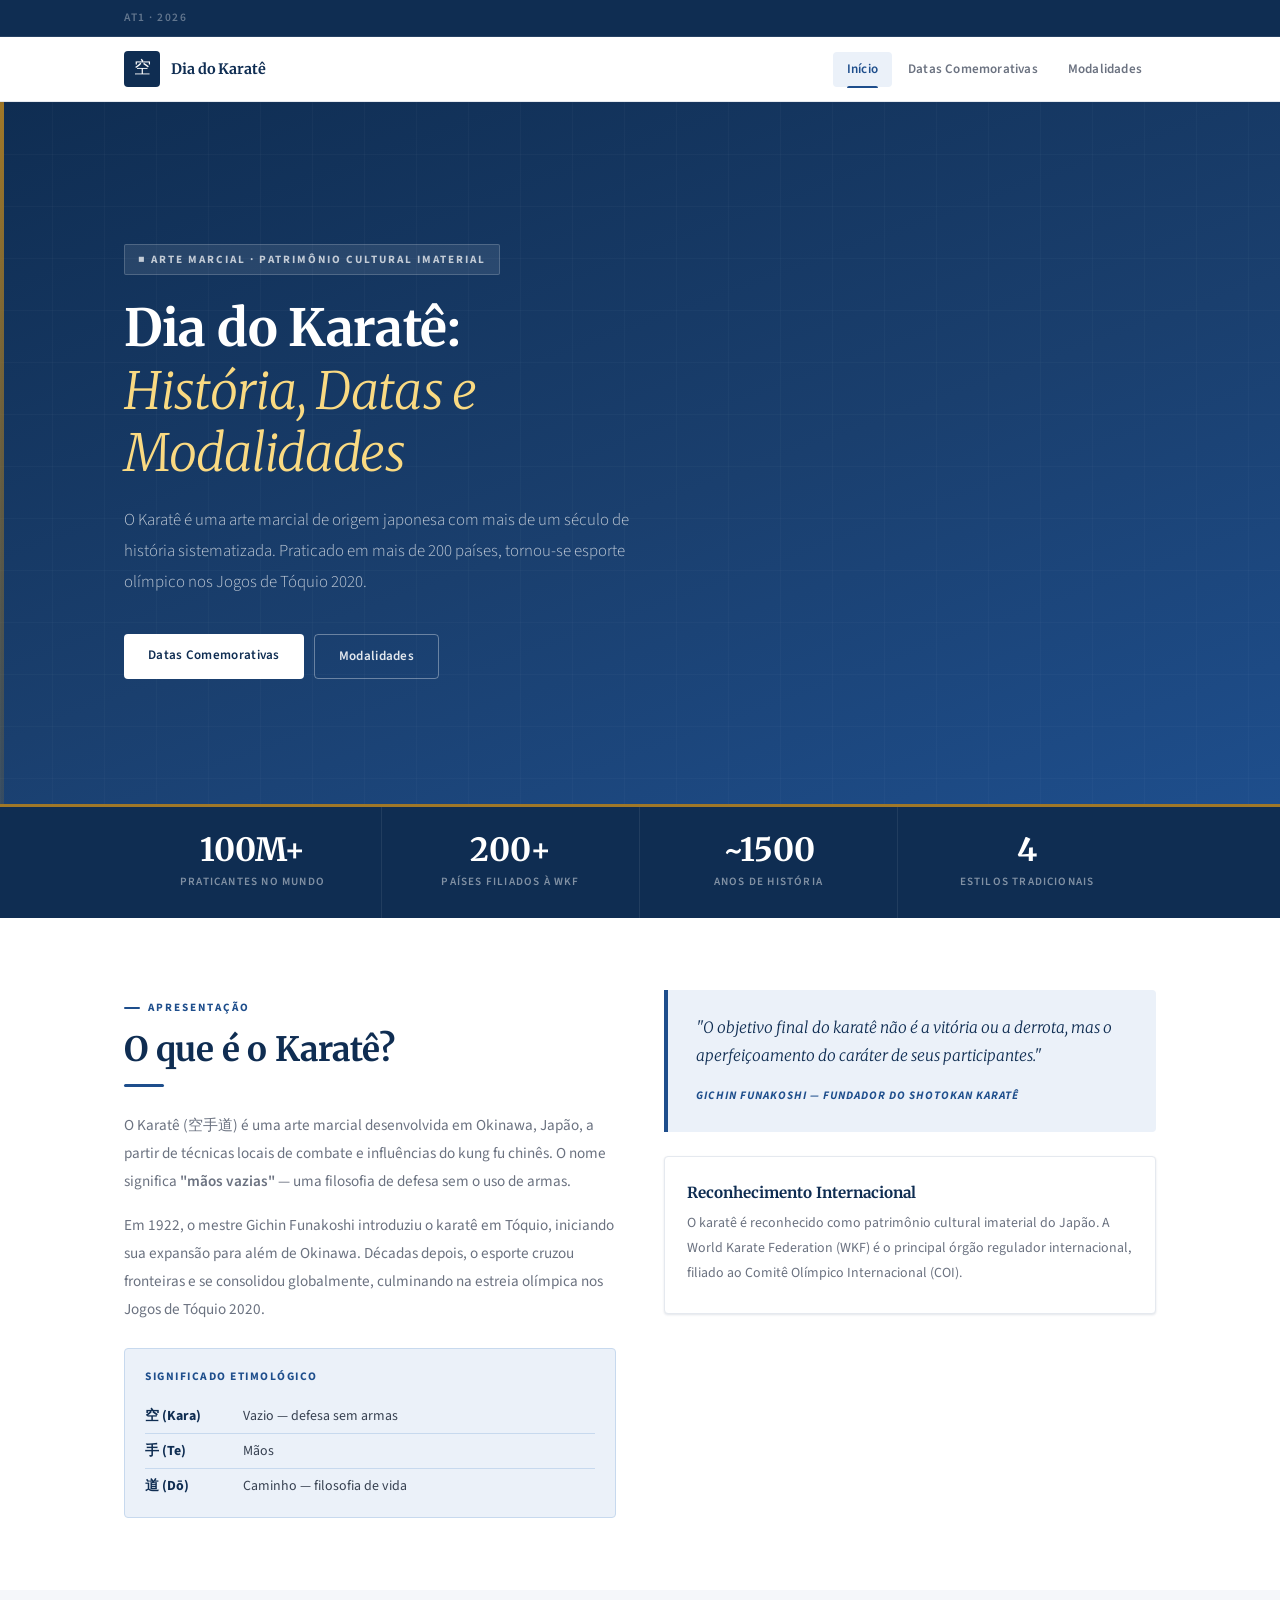
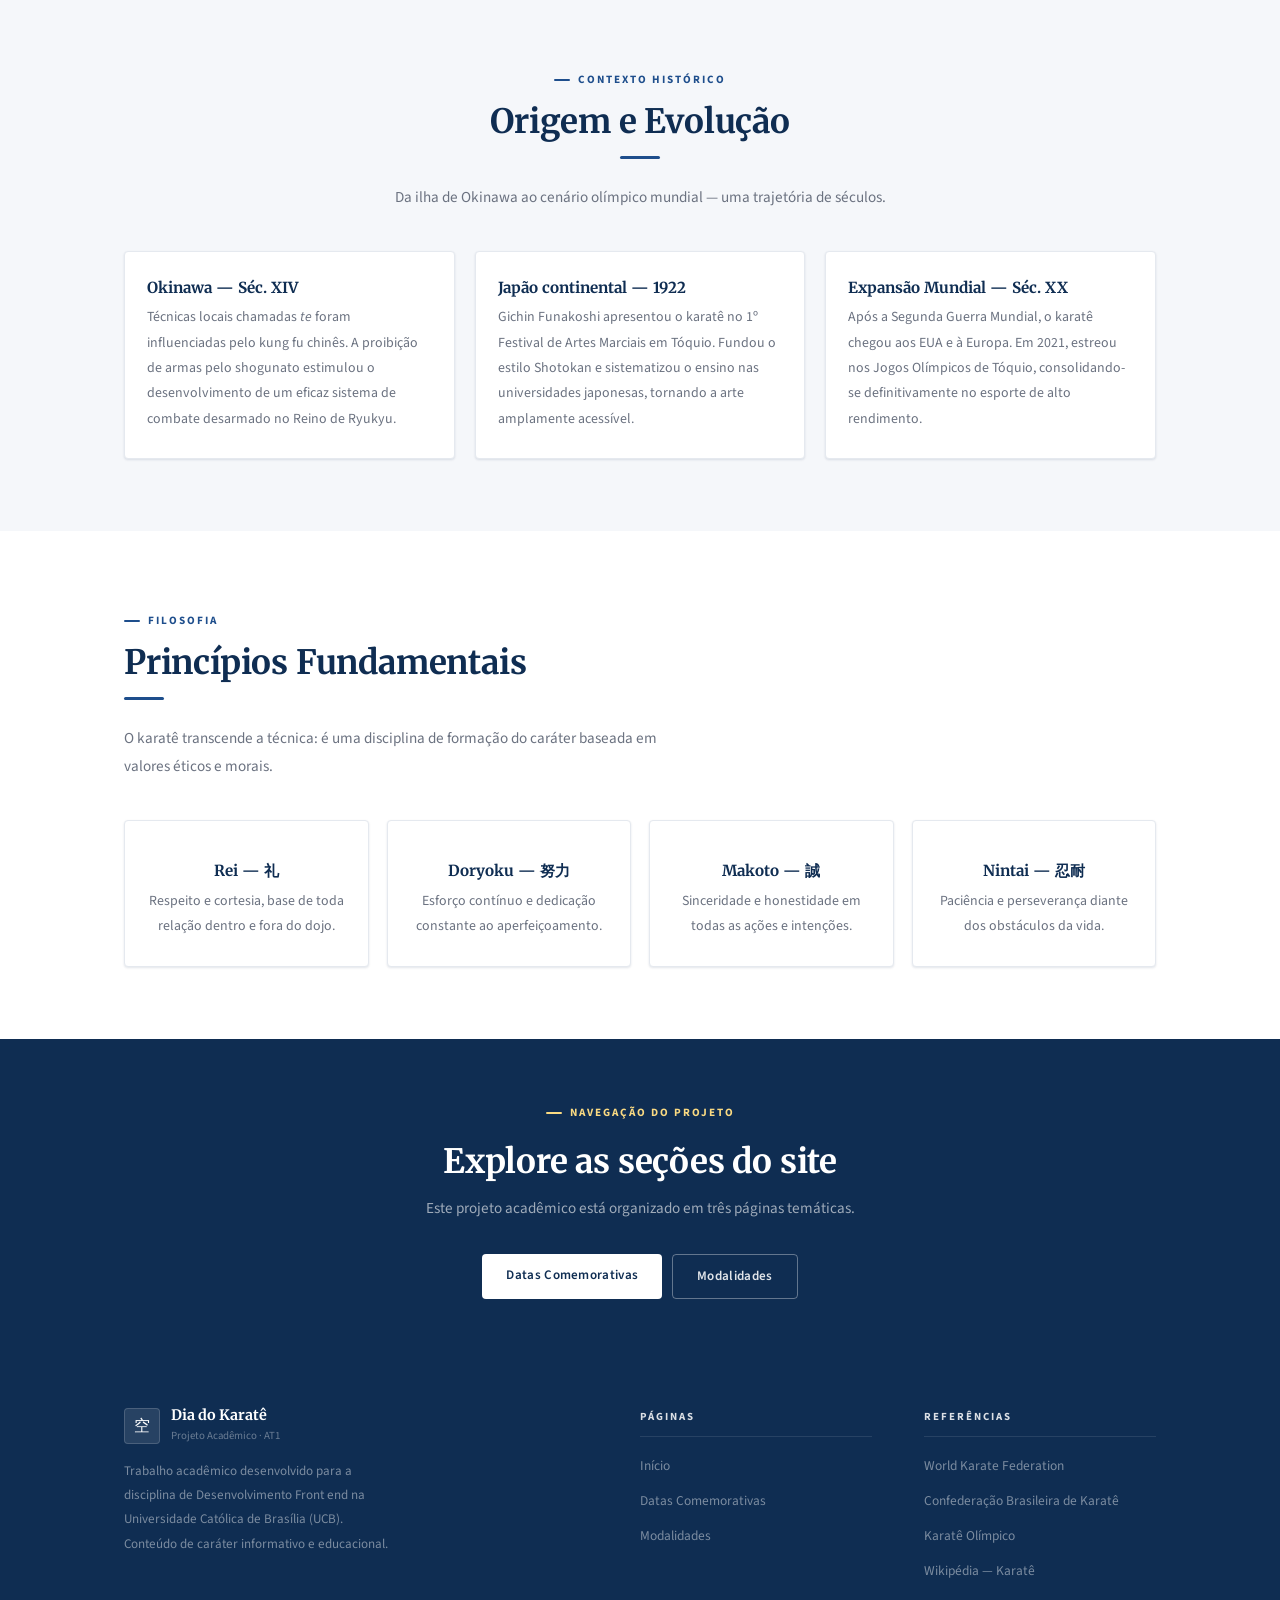
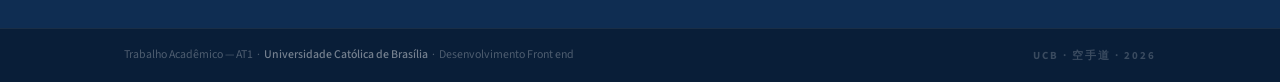
<file: Index.html>
<!DOCTYPE html>
<html lang="pt-BR">
<head>
  <meta charset="UTF-8"/>
  <meta name="viewport" content="width=device-width, initial-scale=1.0"/>
  <title>Dia do Karatê</title>
  <link rel="stylesheet" href="style.css"/>
</head>
<body>

<!-- BARRA INSTITUCIONAL -->
<div class="barra-top">
  <div class="barra-top-inner">
    <span class="barra-top-at">AT1 · 2026</span>
  </div>
</div>

<!-- CABEÇALHO / MENU -->
<header class="cabecalho">
  <div class="cabecalho-inner">
    <div class="logo">
      <a href="index.html" style="display:flex;align-items:center;gap:11px;">
        <div class="logo-simbolo">空</div>
        <div class="logo-info">
          <span class="logo-nome">Dia do Karatê</span>
        </div>
      </a>
    </div>
    <nav>
      <ul class="nav-lista">
        <li><a href="index.html" class="ativo">Início</a></li>
        <li><a href="datas.html">Datas Comemorativas</a></li>
        <li><a href="modalidades.html">Modalidades</a></li>
      </ul>
    </nav>
  </div>
</header>

<!-- BANNER -->
<section class="banner">
  <div class="banner-conteudo">
    <div class="banner-etiqueta">&#9632; Arte Marcial · Patrimônio Cultural Imaterial</div>
    <h1 class="banner-h1">
      Dia do Karatê:<br>
      <em>História, Datas e Modalidades</em>
    </h1>
    <p class="banner-descricao">
      O Karatê é uma arte marcial de origem japonesa com mais de um século de história
      sistematizada. Praticado em mais de 200 países, tornou-se esporte olímpico nos
      Jogos de Tóquio 2020.
    </p>
    <div class="banner-acoes">
      <a href="datas.html" class="btn btn-primario">Datas Comemorativas</a>
      <a href="modalidades.html" class="btn btn-fantasma">Modalidades</a>
    </div>
  </div>
</section>

<!-- ESTATÍSTICAS -->
<div class="faixa-dados">
  <div class="faixa-dados-grade">
    <div class="dado"><div class="dado-numero">100M+</div><div class="dado-rotulo">Praticantes no mundo</div></div>
    <div class="dado"><div class="dado-numero">200+</div><div class="dado-rotulo">Países filiados à WKF</div></div>
    <div class="dado"><div class="dado-numero">~1500</div><div class="dado-rotulo">Anos de história</div></div>
    <div class="dado"><div class="dado-numero">4</div><div class="dado-rotulo">Estilos tradicionais</div></div>
  </div>
</div>

<!-- O QUE É O KARATÊ -->
<section class="secao secao-branca">
  <div class="container">
    <div class="grade-2">

      <div>
        <div class="rotulo">Apresentação</div>
        <h2 class="sec-titulo">O que é o Karatê?</h2>
        <div class="divisor"></div>
        <p class="sec-desc">
          O Karatê (空手道) é uma arte marcial desenvolvida em Okinawa, Japão, a partir de
          técnicas locais de combate e influências do kung fu chinês. O nome significa
          <strong>"mãos vazias"</strong> — uma filosofia de defesa sem o uso de armas.
        </p>
        <p class="sec-desc mt-16">
          Em 1922, o mestre Gichin Funakoshi introduziu o karatê em Tóquio, iniciando sua
          expansão para além de Okinawa. Décadas depois, o esporte cruzou fronteiras e se
          consolidou globalmente, culminando na estreia olímpica nos Jogos de Tóquio 2020.
        </p>

        <div class="etim mt-24">
          <div class="etim-titulo">Significado Etimológico</div>
          <div class="etim-linha"><span class="etim-kanji">空 (Kara)</span><span>Vazio — defesa sem armas</span></div>
          <div class="etim-linha"><span class="etim-kanji">手 (Te)</span><span>Mãos</span></div>
          <div class="etim-linha"><span class="etim-kanji">道 (Dō)</span><span>Caminho — filosofia de vida</span></div>
        </div>
      </div>

      <div>
        <div class="citacao">
          <blockquote>"O objetivo final do karatê não é a vitória ou a derrota, mas o aperfeiçoamento do caráter de seus participantes."</blockquote>
          <cite>Gichin Funakoshi — Fundador do Shotokan Karatê</cite>
        </div>

        <div class="card mt-24">
          <div class="card-icone"></div>
          <div class="card-titulo">Reconhecimento Internacional</div>
          <p class="card-texto">
            O karatê é reconhecido como patrimônio cultural imaterial do Japão. A
            World Karate Federation (WKF) é o principal órgão regulador internacional,
            filiado ao Comitê Olímpico Internacional (COI).
          </p>
        </div>
      </div>

    </div>
  </div>
</section>

<!-- ORIGEM E EVOLUÇÃO -->
<section class="secao secao-cinza">
  <div class="container">
    <div class="tc mb-40">
      <div class="rotulo">Contexto Histórico</div>
      <h2 class="sec-titulo">Origem e Evolução</h2>
      <div class="divisor divisor-centro"></div>
      <p class="sec-desc">Da ilha de Okinawa ao cenário olímpico mundial — uma trajetória de séculos.</p>
    </div>
    <div class="grade-3">
      <div class="card">
        <div class="card-icone"></div>
        <div class="card-titulo">Okinawa — Séc. XIV</div>
        <p class="card-texto">Técnicas locais chamadas <em>te</em> foram influenciadas pelo kung fu chinês. A proibição de armas pelo shogunato estimulou o desenvolvimento de um eficaz sistema de combate desarmado no Reino de Ryukyu.</p>
      </div>
      <div class="card">
        <div class="card-icone"></div>
        <div class="card-titulo">Japão continental — 1922</div>
        <p class="card-texto">Gichin Funakoshi apresentou o karatê no 1º Festival de Artes Marciais em Tóquio. Fundou o estilo Shotokan e sistematizou o ensino nas universidades japonesas, tornando a arte amplamente acessível.</p>
      </div>
      <div class="card">
        <div class="card-icone"></div>
        <div class="card-titulo">Expansão Mundial — Séc. XX</div>
        <p class="card-texto">Após a Segunda Guerra Mundial, o karatê chegou aos EUA e à Europa. Em 2021, estreou nos Jogos Olímpicos de Tóquio, consolidando-se definitivamente no esporte de alto rendimento.</p>
      </div>
    </div>
  </div>
</section>

<!-- PRINCÍPIOS -->
<section class="secao secao-branca">
  <div class="container">
    <div class="rotulo">Filosofia</div>
    <h2 class="sec-titulo">Princípios Fundamentais</h2>
    <div class="divisor"></div>
    <p class="sec-desc mb-40">O karatê transcende a técnica: é uma disciplina de formação do caráter baseada em valores éticos e morais.</p>
    <div class="grade-4">
      <div class="card tc">
        <div class="card-icone" style="margin:0 auto 14px;"></div>
        <div class="card-titulo">Rei — 礼</div>
        <p class="card-texto" style="text-align:center">Respeito e cortesia, base de toda relação dentro e fora do dojo.</p>
      </div>
      <div class="card tc">
        <div class="card-icone" style="margin:0 auto 14px;"></div>
        <div class="card-titulo">Doryoku — 努力</div>
        <p class="card-texto" style="text-align:center">Esforço contínuo e dedicação constante ao aperfeiçoamento.</p>
      </div>
      <div class="card tc">
        <div class="card-icone" style="margin:0 auto 14px;"></div>
        <div class="card-titulo">Makoto — 誠</div>
        <p class="card-texto" style="text-align:center">Sinceridade e honestidade em todas as ações e intenções.</p>
      </div>
      <div class="card tc">
        <div class="card-icone" style="margin:0 auto 14px;"></div>
        <div class="card-titulo">Nintai — 忍耐</div>
        <p class="card-texto" style="text-align:center">Paciência e perseverança diante dos obstáculos da vida.</p>
      </div>
    </div>
  </div>
</section>

<!-- CTA -->
<section class="secao-cta">
  <div class="container tc">
    <div class="rotulo rotulo-claro">Navegação do Projeto</div>
    <h2 class="sec-titulo sec-titulo-claro mt-8" style="margin-bottom:12px">Explore as seções do site</h2>
    <p class="sec-desc sec-desc-claro" style="margin:0 auto 32px">Este projeto acadêmico está organizado em três páginas temáticas.</p>
    <div style="display:flex;gap:10px;justify-content:center;flex-wrap:wrap;">
      <a href="datas.html" class="btn btn-primario">Datas Comemorativas</a>
      <a href="modalidades.html" class="btn btn-fantasma">Modalidades</a>
    </div>
  </div>
</section>

<!-- RODAPÉ -->
<footer class="rodape">
  <div class="rodape-principal">
    <div>
      <div class="rodape-logo">
        <div class="rodape-logo-box">空</div>
        <div>
          <div class="rodape-logo-nome">Dia do Karatê</div>
          <div class="rodape-logo-sub">Projeto Acadêmico · AT1</div>
        </div>
      </div>
      <p class="rodape-sobre">Trabalho acadêmico desenvolvido para a disciplina de Desenvolvimento Front end na Universidade Católica de Brasília (UCB). Conteúdo de caráter informativo e educacional.</p>
    </div>
    <div>
      <div class="rodape-col-titulo">Páginas</div>
      <ul class="rodape-links">
        <li><a href="index.html">Início</a></li>
        <li><a href="datas.html">Datas Comemorativas</a></li>
        <li><a href="modalidades.html">Modalidades</a></li>
      </ul>
    </div>
    <div>
      <div class="rodape-col-titulo">Referências</div>
      <ul class="rodape-links">
        <li><a href="https://www.worldkarate.net" target="_blank" rel="noopener">World Karate Federation</a></li>
        <li><a href="https://www.cbk.org.br" target="_blank" rel="noopener">Confederação Brasileira de Karatê</a></li>
        <li><a href="https://olympics.com/pt/sports/karate/" target="_blank" rel="noopener">Karatê Olímpico</a></li>
        <li><a href="https://pt.wikipedia.org/wiki/Karate" target="_blank" rel="noopener">Wikipédia — Karatê</a></li>
      </ul>
    </div>
  </div>
  <div class="rodape-base">
    <div class="rodape-base-inner">
      <span class="rodape-cr">Trabalho Acadêmico — AT1 &nbsp;·&nbsp; <strong>Universidade Católica de Brasília</strong> &nbsp;·&nbsp; Desenvolvimento Front end</span>
      <span class="rodape-sigla">UCB · 空手道 · 2026</span>
    </div>
  </div>
</footer>

</body>
</html>
</file>
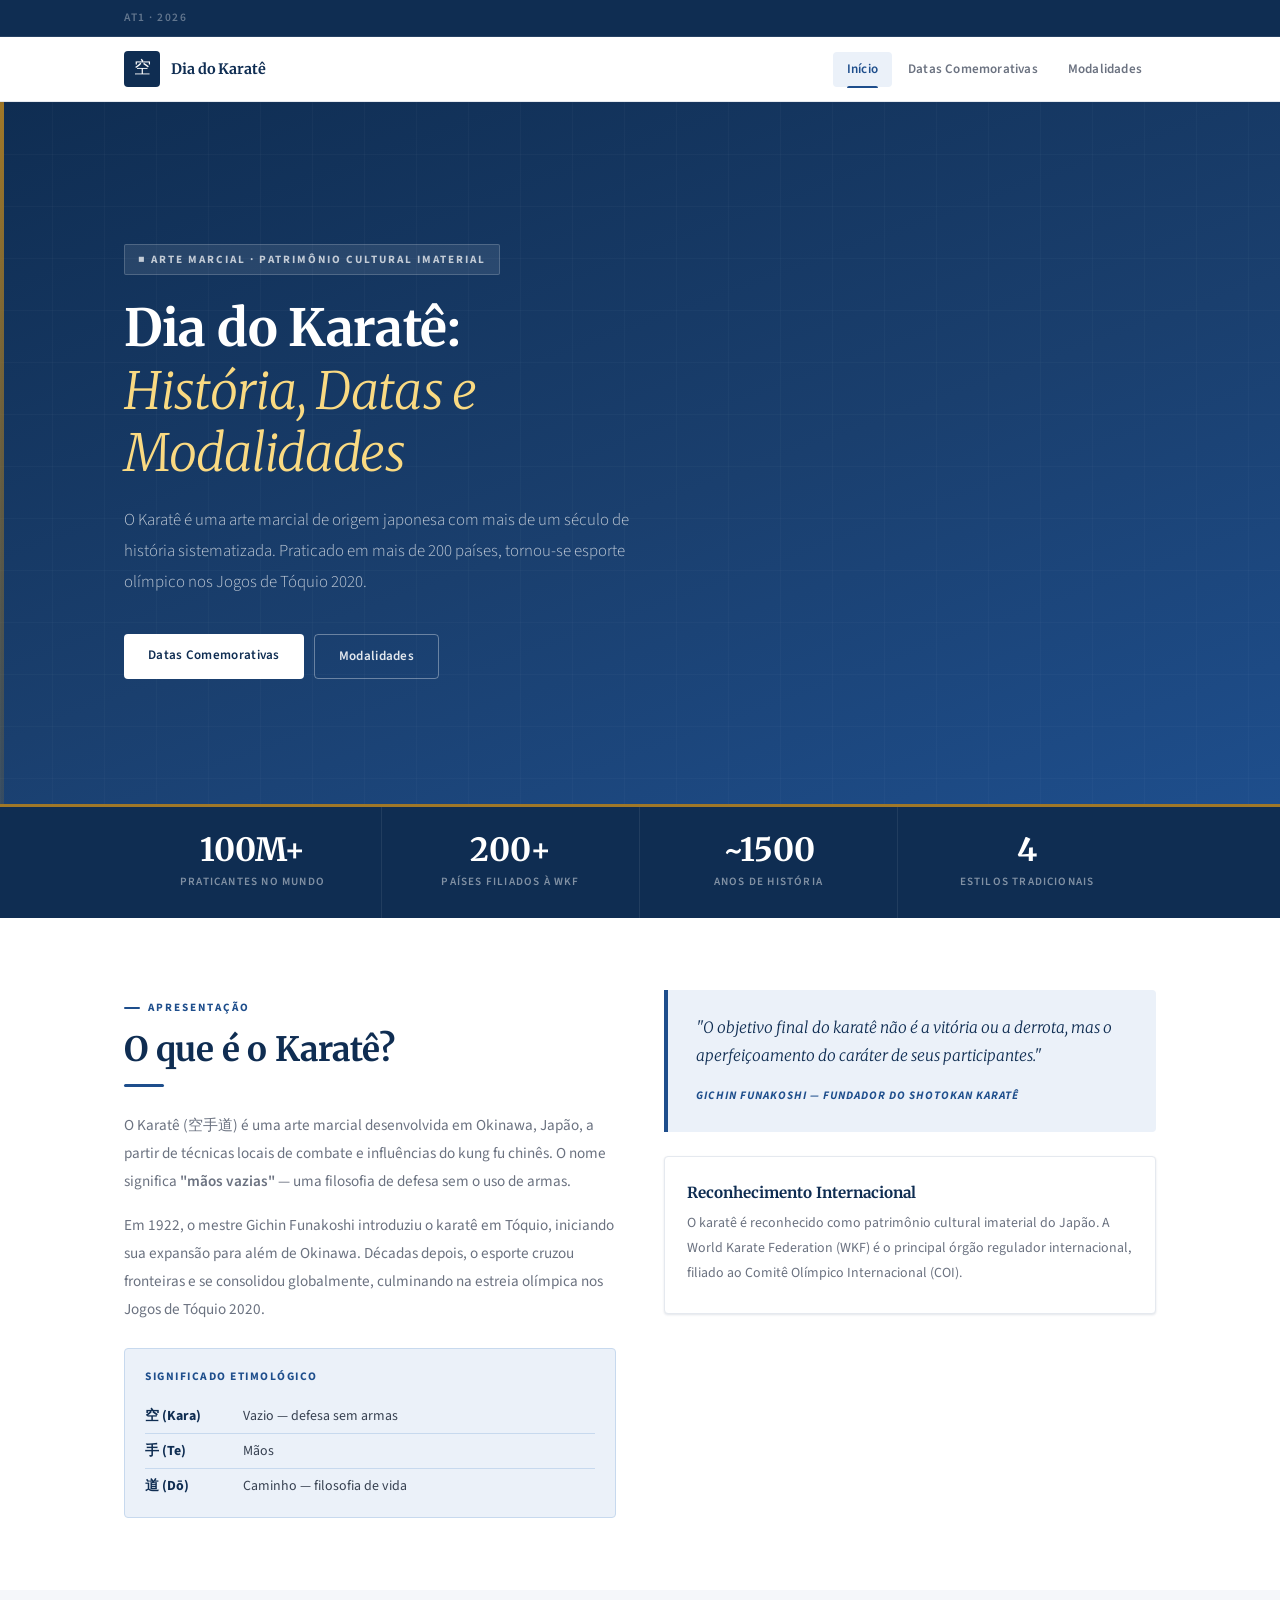
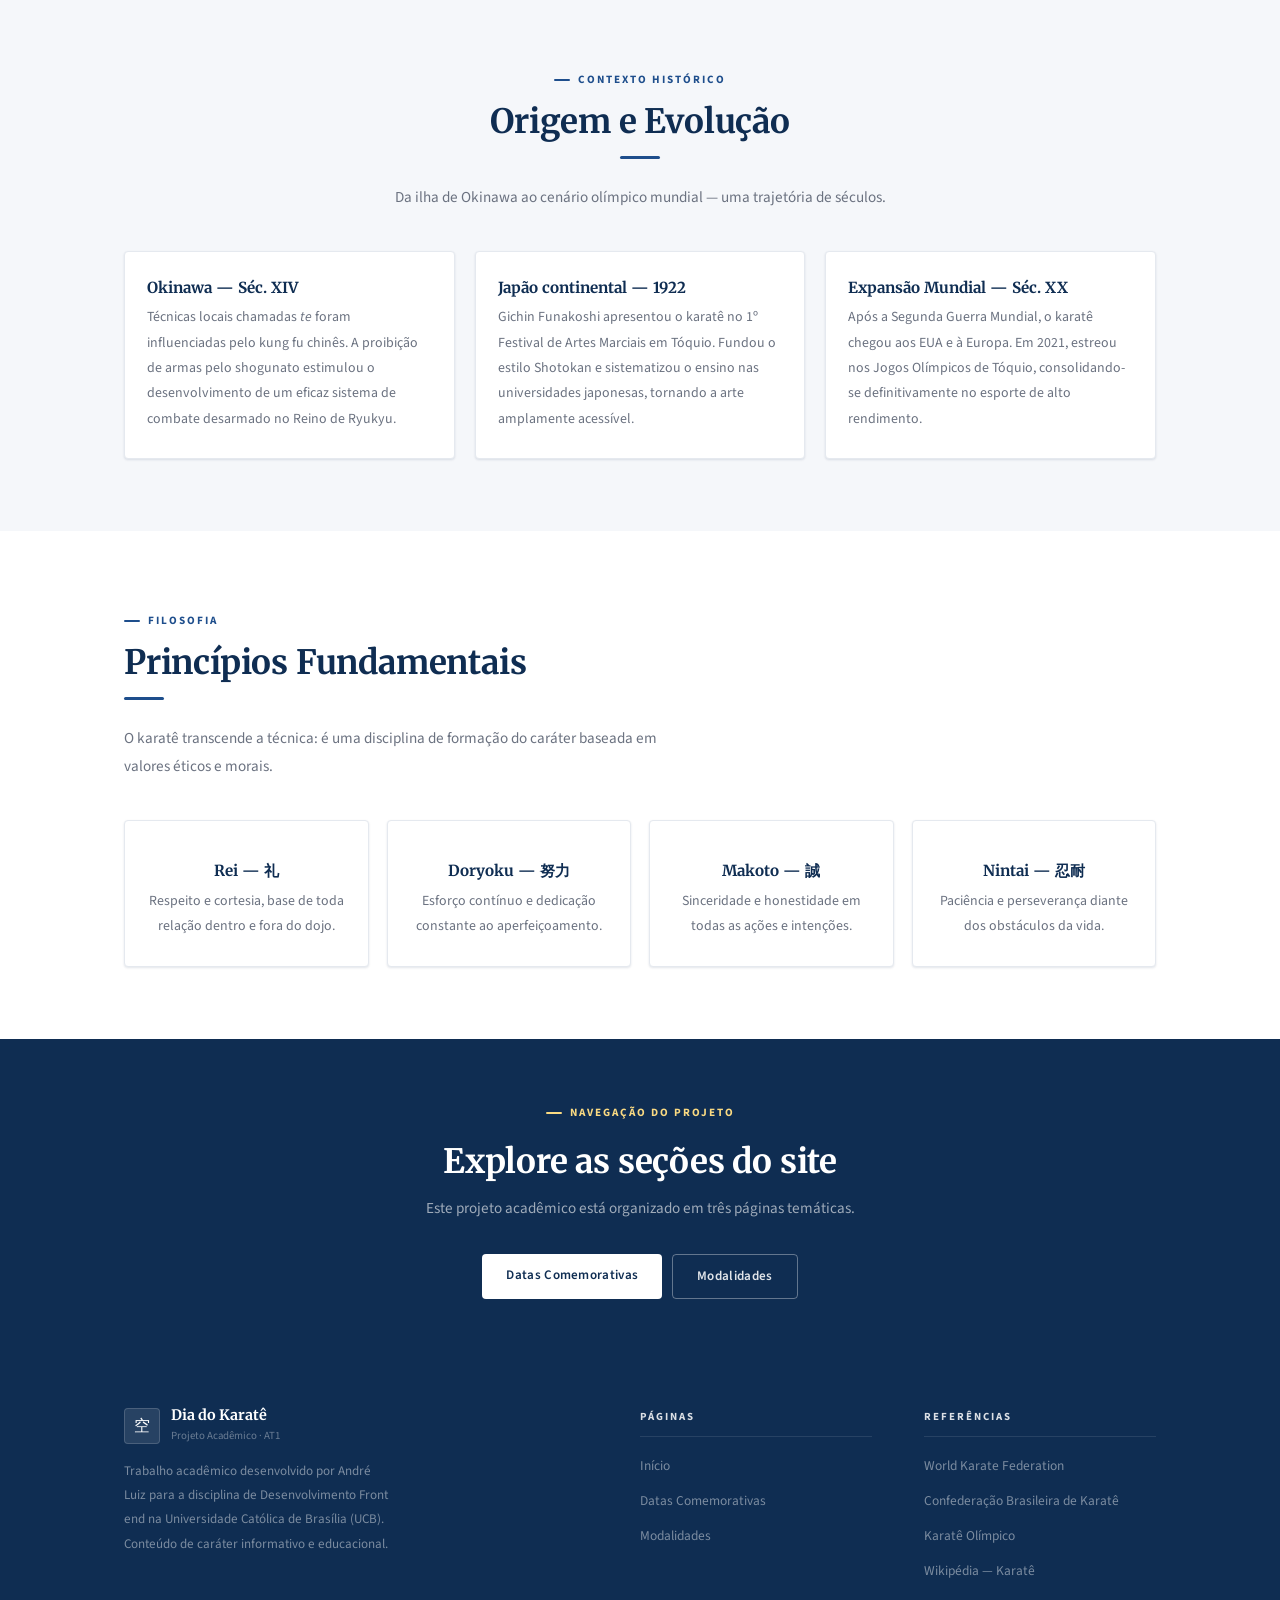
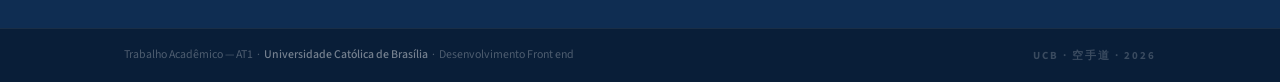
<file: index.html>
<!DOCTYPE html>
<html lang="pt-BR">
<head>
  <meta charset="UTF-8"/>
  <meta name="viewport" content="width=device-width, initial-scale=1.0"/>
  <title>Dia do Karatê</title>
  <link rel="stylesheet" href="style.css"/>
</head>
<body>

<!-- BARRA INSTITUCIONAL -->
<div class="barra-top">
  <div class="barra-top-inner">
    <span class="barra-top-at">AT1 · 2026</span>
  </div>
</div>

<!-- CABEÇALHO / MENU -->
<header class="cabecalho">
  <div class="cabecalho-inner">
    <div class="logo">
      <a href="index.html" style="display:flex;align-items:center;gap:11px;">
        <div class="logo-simbolo">空</div>
        <div class="logo-info">
          <span class="logo-nome">Dia do Karatê</span>
        </div>
      </a>
    </div>
    <nav>
      <ul class="nav-lista">
        <li><a href="index.html" class="ativo">Início</a></li>
        <li><a href="datas.html">Datas Comemorativas</a></li>
        <li><a href="modalidades.html">Modalidades</a></li>
      </ul>
    </nav>
  </div>
</header>

<!-- BANNER -->
<section class="banner">
  <div class="banner-conteudo">
    <div class="banner-etiqueta">&#9632; Arte Marcial · Patrimônio Cultural Imaterial</div>
    <h1 class="banner-h1">
      Dia do Karatê:<br>
      <em>História, Datas e Modalidades</em>
    </h1>
    <p class="banner-descricao">
      O Karatê é uma arte marcial de origem japonesa com mais de um século de história
      sistematizada. Praticado em mais de 200 países, tornou-se esporte olímpico nos
      Jogos de Tóquio 2020.
    </p>
    <div class="banner-acoes">
      <a href="datas.html" class="btn btn-primario">Datas Comemorativas</a>
      <a href="modalidades.html" class="btn btn-fantasma">Modalidades</a>
    </div>
  </div>
</section>

<!-- ESTATÍSTICAS -->
<div class="faixa-dados">
  <div class="faixa-dados-grade">
    <div class="dado"><div class="dado-numero">100M+</div><div class="dado-rotulo">Praticantes no mundo</div></div>
    <div class="dado"><div class="dado-numero">200+</div><div class="dado-rotulo">Países filiados à WKF</div></div>
    <div class="dado"><div class="dado-numero">~1500</div><div class="dado-rotulo">Anos de história</div></div>
    <div class="dado"><div class="dado-numero">4</div><div class="dado-rotulo">Estilos tradicionais</div></div>
  </div>
</div>

<!-- O QUE É O KARATÊ -->
<section class="secao secao-branca">
  <div class="container">
    <div class="grade-2">

      <div>
        <div class="rotulo">Apresentação</div>
        <h2 class="sec-titulo">O que é o Karatê?</h2>
        <div class="divisor"></div>
        <p class="sec-desc">
          O Karatê (空手道) é uma arte marcial desenvolvida em Okinawa, Japão, a partir de
          técnicas locais de combate e influências do kung fu chinês. O nome significa
          <strong>"mãos vazias"</strong> — uma filosofia de defesa sem o uso de armas.
        </p>
        <p class="sec-desc mt-16">
          Em 1922, o mestre Gichin Funakoshi introduziu o karatê em Tóquio, iniciando sua
          expansão para além de Okinawa. Décadas depois, o esporte cruzou fronteiras e se
          consolidou globalmente, culminando na estreia olímpica nos Jogos de Tóquio 2020.
        </p>

        <div class="etim mt-24">
          <div class="etim-titulo">Significado Etimológico</div>
          <div class="etim-linha"><span class="etim-kanji">空 (Kara)</span><span>Vazio — defesa sem armas</span></div>
          <div class="etim-linha"><span class="etim-kanji">手 (Te)</span><span>Mãos</span></div>
          <div class="etim-linha"><span class="etim-kanji">道 (Dō)</span><span>Caminho — filosofia de vida</span></div>
        </div>
      </div>

      <div>
        <div class="citacao">
          <blockquote>"O objetivo final do karatê não é a vitória ou a derrota, mas o aperfeiçoamento do caráter de seus participantes."</blockquote>
          <cite>Gichin Funakoshi — Fundador do Shotokan Karatê</cite>
        </div>

        <div class="card mt-24">
          <div class="card-icone"></div>
          <div class="card-titulo">Reconhecimento Internacional</div>
          <p class="card-texto">
            O karatê é reconhecido como patrimônio cultural imaterial do Japão. A
            World Karate Federation (WKF) é o principal órgão regulador internacional,
            filiado ao Comitê Olímpico Internacional (COI).
          </p>
        </div>
      </div>

    </div>
  </div>
</section>

<!-- ORIGEM E EVOLUÇÃO -->
<section class="secao secao-cinza">
  <div class="container">
    <div class="tc mb-40">
      <div class="rotulo">Contexto Histórico</div>
      <h2 class="sec-titulo">Origem e Evolução</h2>
      <div class="divisor divisor-centro"></div>
      <p class="sec-desc">Da ilha de Okinawa ao cenário olímpico mundial — uma trajetória de séculos.</p>
    </div>
    <div class="grade-3">
      <div class="card">
        <div class="card-icone"></div>
        <div class="card-titulo">Okinawa — Séc. XIV</div>
        <p class="card-texto">Técnicas locais chamadas <em>te</em> foram influenciadas pelo kung fu chinês. A proibição de armas pelo shogunato estimulou o desenvolvimento de um eficaz sistema de combate desarmado no Reino de Ryukyu.</p>
      </div>
      <div class="card">
        <div class="card-icone"></div>
        <div class="card-titulo">Japão continental — 1922</div>
        <p class="card-texto">Gichin Funakoshi apresentou o karatê no 1º Festival de Artes Marciais em Tóquio. Fundou o estilo Shotokan e sistematizou o ensino nas universidades japonesas, tornando a arte amplamente acessível.</p>
      </div>
      <div class="card">
        <div class="card-icone"></div>
        <div class="card-titulo">Expansão Mundial — Séc. XX</div>
        <p class="card-texto">Após a Segunda Guerra Mundial, o karatê chegou aos EUA e à Europa. Em 2021, estreou nos Jogos Olímpicos de Tóquio, consolidando-se definitivamente no esporte de alto rendimento.</p>
      </div>
    </div>
  </div>
</section>

<!-- PRINCÍPIOS -->
<section class="secao secao-branca">
  <div class="container">
    <div class="rotulo">Filosofia</div>
    <h2 class="sec-titulo">Princípios Fundamentais</h2>
    <div class="divisor"></div>
    <p class="sec-desc mb-40">O karatê transcende a técnica: é uma disciplina de formação do caráter baseada em valores éticos e morais.</p>
    <div class="grade-4">
      <div class="card tc">
        <div class="card-icone" style="margin:0 auto 14px;"></div>
        <div class="card-titulo">Rei — 礼</div>
        <p class="card-texto" style="text-align:center">Respeito e cortesia, base de toda relação dentro e fora do dojo.</p>
      </div>
      <div class="card tc">
        <div class="card-icone" style="margin:0 auto 14px;"></div>
        <div class="card-titulo">Doryoku — 努力</div>
        <p class="card-texto" style="text-align:center">Esforço contínuo e dedicação constante ao aperfeiçoamento.</p>
      </div>
      <div class="card tc">
        <div class="card-icone" style="margin:0 auto 14px;"></div>
        <div class="card-titulo">Makoto — 誠</div>
        <p class="card-texto" style="text-align:center">Sinceridade e honestidade em todas as ações e intenções.</p>
      </div>
      <div class="card tc">
        <div class="card-icone" style="margin:0 auto 14px;"></div>
        <div class="card-titulo">Nintai — 忍耐</div>
        <p class="card-texto" style="text-align:center">Paciência e perseverança diante dos obstáculos da vida.</p>
      </div>
    </div>
  </div>
</section>

<!-- CTA -->
<section class="secao-cta">
  <div class="container tc">
    <div class="rotulo rotulo-claro">Navegação do Projeto</div>
    <h2 class="sec-titulo sec-titulo-claro mt-8" style="margin-bottom:12px">Explore as seções do site</h2>
    <p class="sec-desc sec-desc-claro" style="margin:0 auto 32px">Este projeto acadêmico está organizado em três páginas temáticas.</p>
    <div style="display:flex;gap:10px;justify-content:center;flex-wrap:wrap;">
      <a href="datas.html" class="btn btn-primario">Datas Comemorativas</a>
      <a href="modalidades.html" class="btn btn-fantasma">Modalidades</a>
    </div>
  </div>
</section>

<!-- RODAPÉ -->
<footer class="rodape">
  <div class="rodape-principal">
    <div>
      <div class="rodape-logo">
        <div class="rodape-logo-box">空</div>
        <div>
          <div class="rodape-logo-nome">Dia do Karatê</div>
          <div class="rodape-logo-sub">Projeto Acadêmico · AT1</div>
        </div>
      </div>
      <p class="rodape-sobre">Trabalho acadêmico desenvolvido por André Luiz para a disciplina de Desenvolvimento Front end na Universidade Católica de Brasília (UCB). Conteúdo de caráter informativo e educacional.</p>
    </div>
    <div>
      <div class="rodape-col-titulo">Páginas</div>
      <ul class="rodape-links">
        <li><a href="index.html">Início</a></li>
        <li><a href="datas.html">Datas Comemorativas</a></li>
        <li><a href="modalidades.html">Modalidades</a></li>
      </ul>
    </div>
    <div>
      <div class="rodape-col-titulo">Referências</div>
      <ul class="rodape-links">
        <li><a href="https://www.worldkarate.net" target="_blank" rel="noopener">World Karate Federation</a></li>
        <li><a href="https://www.cbk.org.br" target="_blank" rel="noopener">Confederação Brasileira de Karatê</a></li>
        <li><a href="https://olympics.com/pt/sports/karate/" target="_blank" rel="noopener">Karatê Olímpico</a></li>
        <li><a href="https://pt.wikipedia.org/wiki/Karate" target="_blank" rel="noopener">Wikipédia — Karatê</a></li>
      </ul>
    </div>
  </div>
  <div class="rodape-base">
    <div class="rodape-base-inner">
      <span class="rodape-cr">Trabalho Acadêmico — AT1 &nbsp;·&nbsp; <strong>Universidade Católica de Brasília</strong> &nbsp;·&nbsp; Desenvolvimento Front end</span>
      <span class="rodape-sigla">UCB · 空手道 · 2026</span>
    </div>
  </div>
</footer>

</body>
</html>
</file>
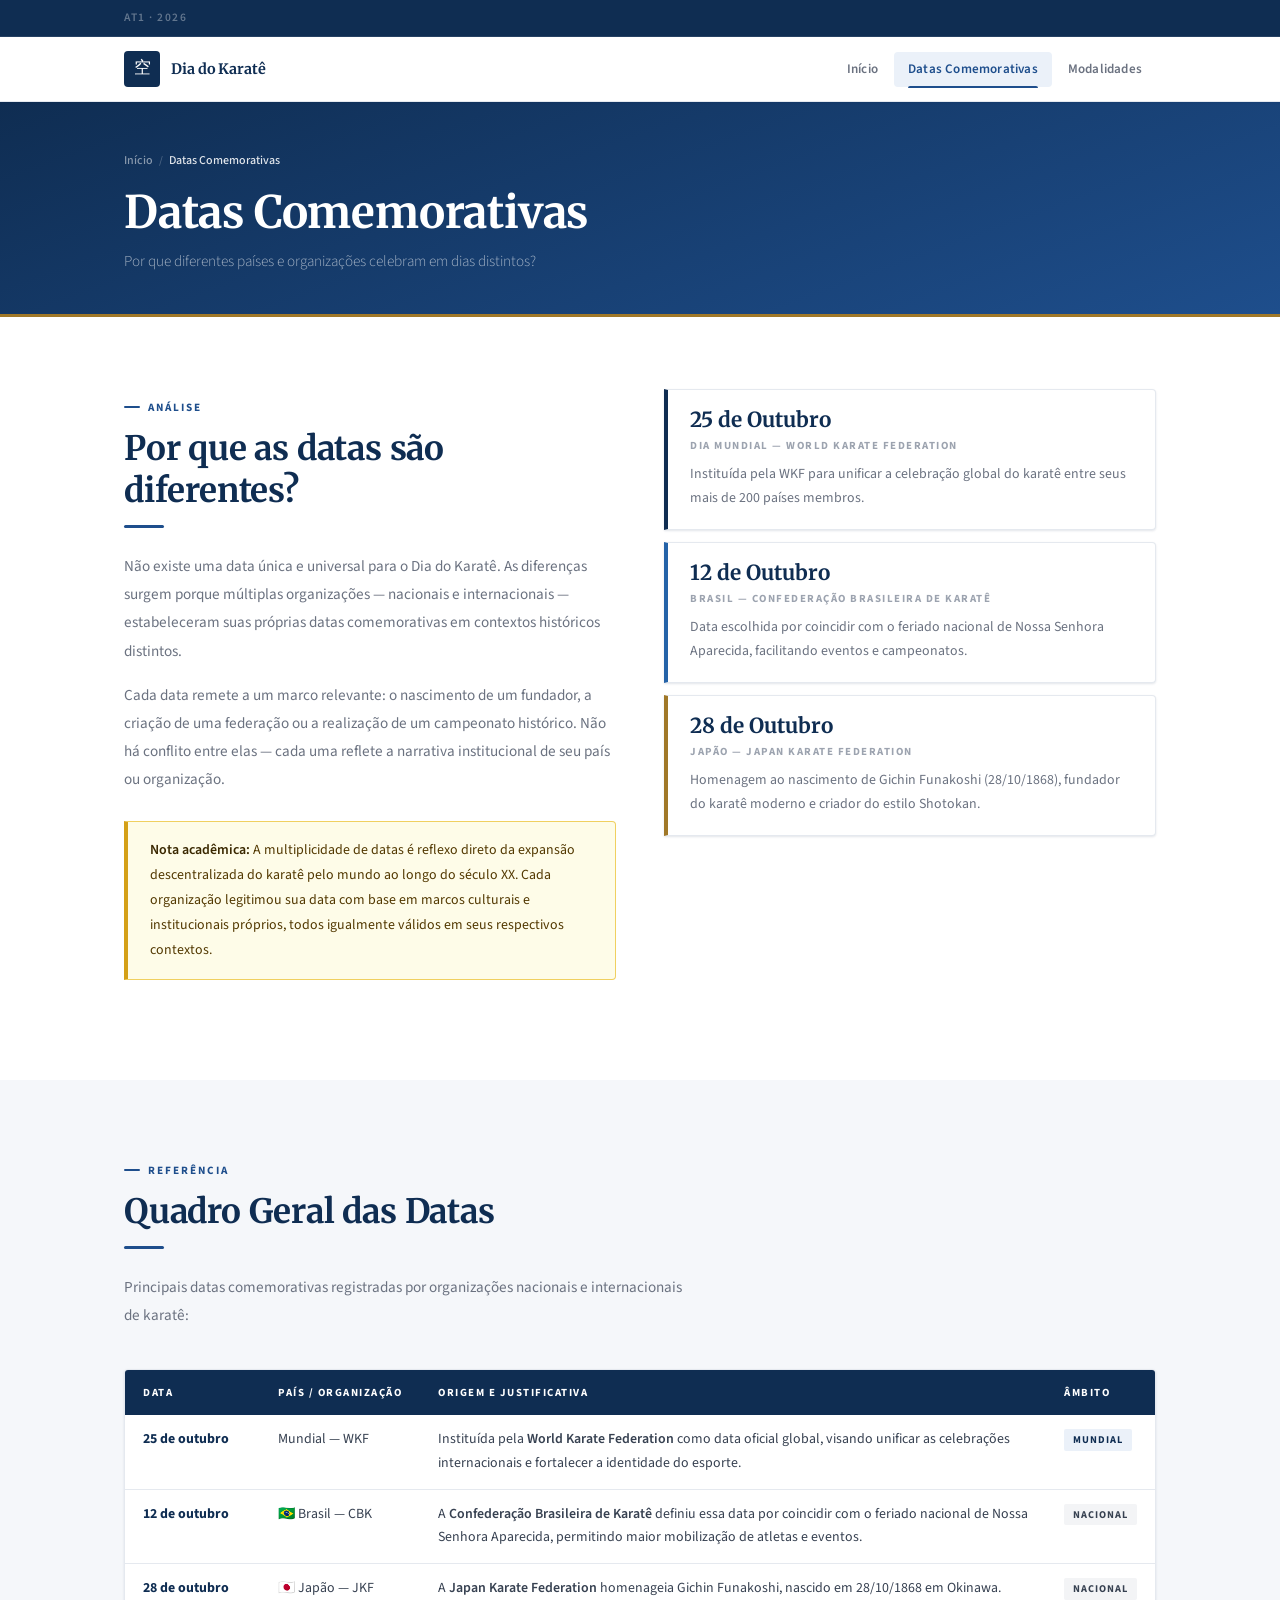
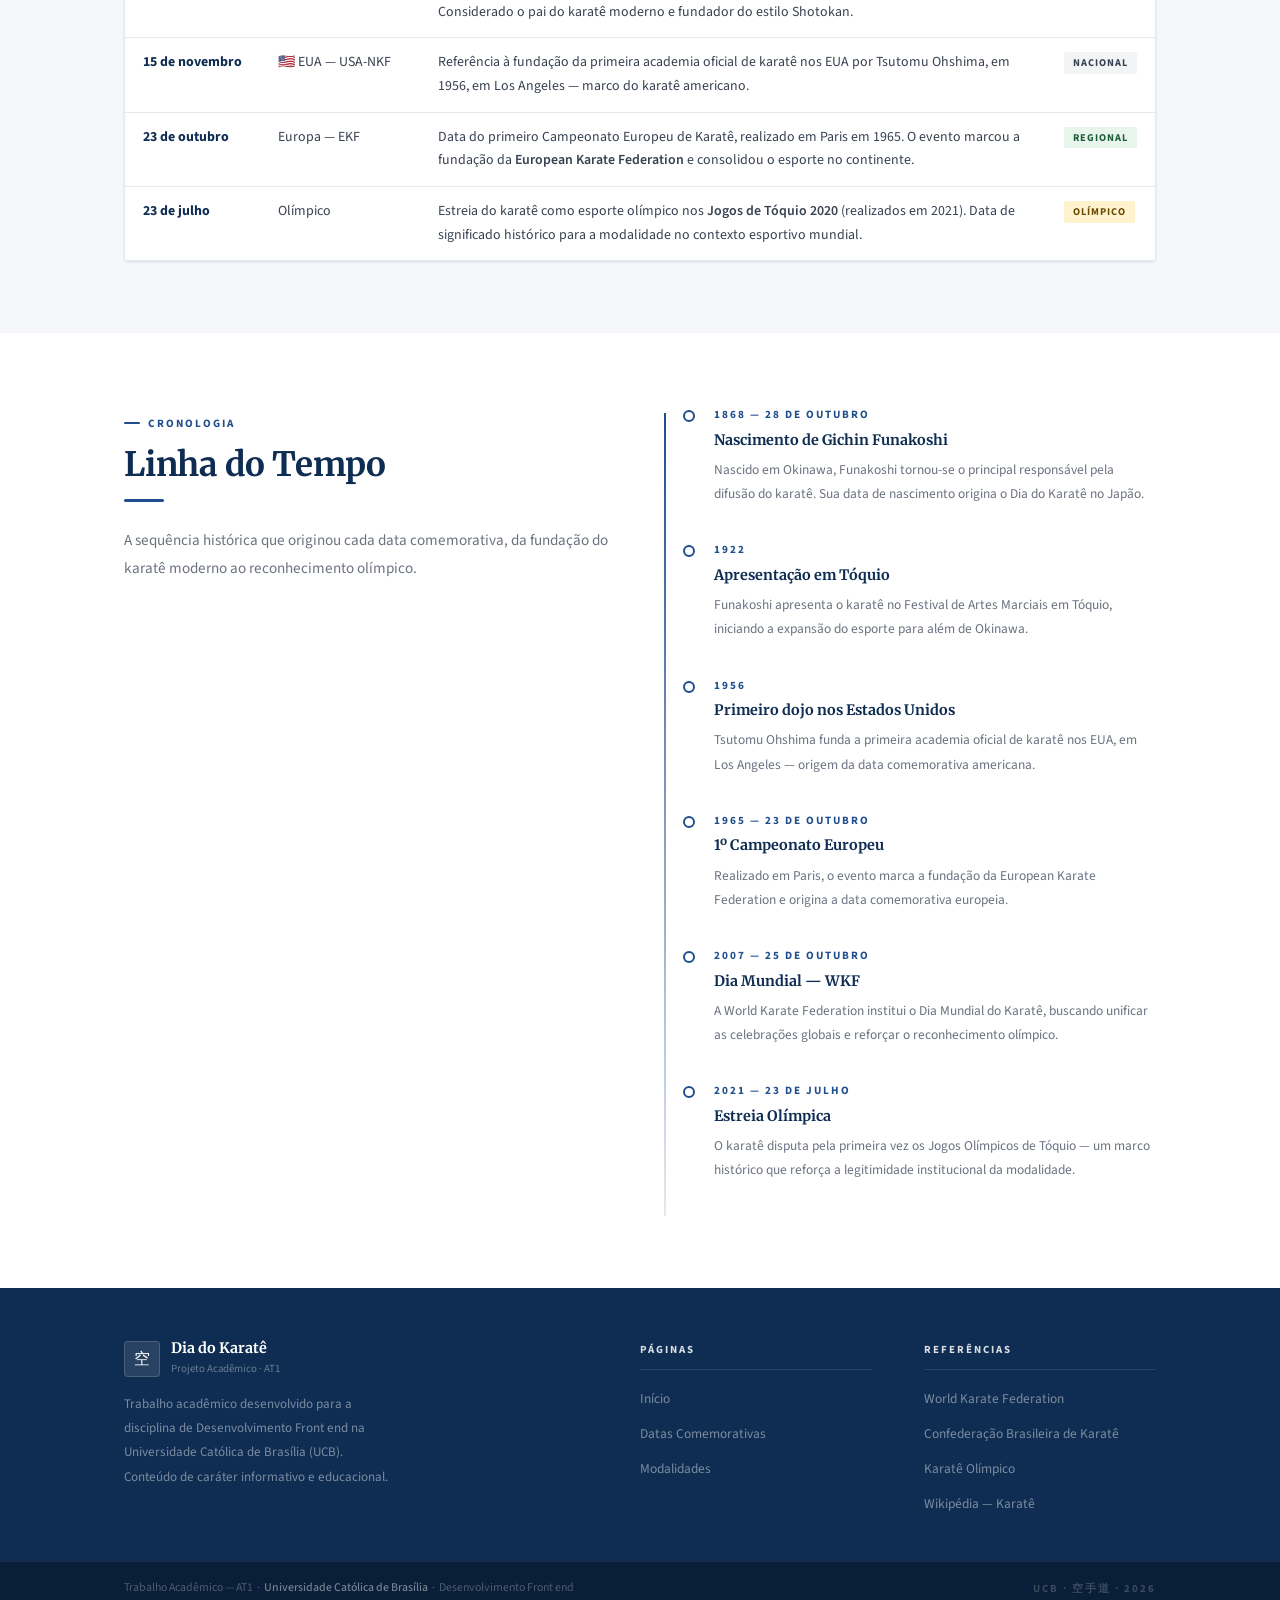
<file: Datas.html>
<!DOCTYPE html>
<html lang="pt-BR">
<head>
  <meta charset="UTF-8"/>
  <meta name="viewport" content="width=device-width, initial-scale=1.0"/>
  <title>Datas Comemorativas</title>
  <link rel="stylesheet" href="style.css"/>
</head>
<body>

<!-- BARRA INSTITUCIONAL -->
<div class="barra-top">
  <div class="barra-top-inner">
    <span class="barra-top-at">AT1 · 2026</span>
  </div>
</div>

<!-- CABEÇALHO / MENU -->
<header class="cabecalho">
  <div class="cabecalho-inner">
    <div class="logo">
      <a href="index.html" style="display:flex;align-items:center;gap:11px;">
        <div class="logo-simbolo">空</div>
        <div class="logo-info">
          <span class="logo-nome">Dia do Karatê</span>
        </div>
      </a>
    </div>
    <nav>
      <ul class="nav-lista">
        <li><a href="index.html">Início</a></li>
        <li><a href="datas.html" class="ativo">Datas Comemorativas</a></li>
        <li><a href="modalidades.html">Modalidades</a></li>
      </ul>
    </nav>
  </div>
</header>

<!-- HERO INTERNO -->
<section class="hero-int">
  <div class="hero-int-conteudo">
    <nav class="breadcrumb">
      <a href="index.html">Início</a>
      <span class="sep">/</span>
      <span>Datas Comemorativas</span>
    </nav>
    <h1 class="hero-int-titulo">Datas Comemorativas</h1>
    <p class="hero-int-subtitulo">Por que diferentes países e organizações celebram em dias distintos?</p>
  </div>
</section>

<!-- POR QUE DATAS DIFERENTES -->
<section class="secao secao-branca">
  <div class="container">
    <div class="grade-2">

      <div>
        <div class="rotulo">Análise</div>
        <h2 class="sec-titulo">Por que as datas são diferentes?</h2>
        <div class="divisor"></div>
        <p class="sec-desc">
          Não existe uma data única e universal para o Dia do Karatê. As diferenças surgem
          porque múltiplas organizações — nacionais e internacionais — estabeleceram suas
          próprias datas comemorativas em contextos históricos distintos.
        </p>
        <p class="sec-desc mt-16">
          Cada data remete a um marco relevante: o nascimento de um fundador, a criação de
          uma federação ou a realização de um campeonato histórico. Não há conflito entre
          elas — cada uma reflete a narrativa institucional de seu país ou organização.
        </p>
        <div class="nota">
          <p><strong>Nota acadêmica:</strong> A multiplicidade de datas é reflexo direto da expansão descentralizada do karatê pelo mundo ao longo do século XX. Cada organização legitimou sua data com base em marcos culturais e institucionais próprios, todos igualmente válidos em seus respectivos contextos.</p>
        </div>
      </div>

      <div style="display:flex;flex-direction:column;gap:12px;">
        <div class="card-borda" style="border-left-color:#0F2D52;">
          <div class="card-borda-data">25 de Outubro</div>
          <div class="card-borda-org">Dia Mundial — World Karate Federation</div>
          <p class="card-borda-texto">Instituída pela WKF para unificar a celebração global do karatê entre seus mais de 200 países membros.</p>
        </div>
        <div class="card-borda" style="border-left-color:#2563A8;">
          <div class="card-borda-data">12 de Outubro</div>
          <div class="card-borda-org">Brasil — Confederação Brasileira de Karatê</div>
          <p class="card-borda-texto">Data escolhida por coincidir com o feriado nacional de Nossa Senhora Aparecida, facilitando eventos e campeonatos.</p>
        </div>
        <div class="card-borda" style="border-left-color:#A07828;">
          <div class="card-borda-data">28 de Outubro</div>
          <div class="card-borda-org">Japão — Japan Karate Federation</div>
          <p class="card-borda-texto">Homenagem ao nascimento de Gichin Funakoshi (28/10/1868), fundador do karatê moderno e criador do estilo Shotokan.</p>
        </div>
      </div>

    </div>
  </div>
</section>

<!-- TABELA COMPLETA -->
<section class="secao secao-cinza">
  <div class="container">
    <div class="rotulo">Referência</div>
    <h2 class="sec-titulo">Quadro Geral das Datas</h2>
    <div class="divisor"></div>
    <p class="sec-desc mb-40">Principais datas comemorativas registradas por organizações nacionais e internacionais de karatê:</p>

    <div class="tabela-envoltorio">
      <table class="tabela">
        <thead>
          <tr>
            <th>Data</th>
            <th>País / Organização</th>
            <th>Origem e Justificativa</th>
            <th>Âmbito</th>
          </tr>
        </thead>
        <tbody>
          <tr>
            <td>25 de outubro</td>
            <td>Mundial — WKF</td>
            <td>Instituída pela <strong>World Karate Federation</strong> como data oficial global, visando unificar as celebrações internacionais e fortalecer a identidade do esporte.</td>
            <td><span class="badge badge-azul">Mundial</span></td>
          </tr>
          <tr>
            <td>12 de outubro</td>
            <td>🇧🇷 Brasil — CBK</td>
            <td>A <strong>Confederação Brasileira de Karatê</strong> definiu essa data por coincidir com o feriado nacional de Nossa Senhora Aparecida, permitindo maior mobilização de atletas e eventos.</td>
            <td><span class="badge badge-cinza">Nacional</span></td>
          </tr>
          <tr>
            <td>28 de outubro</td>
            <td>🇯🇵 Japão — JKF</td>
            <td>A <strong>Japan Karate Federation</strong> homenageia Gichin Funakoshi, nascido em 28/10/1868 em Okinawa. Considerado o pai do karatê moderno e fundador do estilo Shotokan.</td>
            <td><span class="badge badge-cinza">Nacional</span></td>
          </tr>
          <tr>
            <td>15 de novembro</td>
            <td>🇺🇸 EUA — USA-NKF</td>
            <td>Referência à fundação da primeira academia oficial de karatê nos EUA por Tsutomu Ohshima, em 1956, em Los Angeles — marco do karatê americano.</td>
            <td><span class="badge badge-cinza">Nacional</span></td>
          </tr>
          <tr>
            <td>23 de outubro</td>
            <td> Europa — EKF</td>
            <td>Data do primeiro Campeonato Europeu de Karatê, realizado em Paris em 1965. O evento marcou a fundação da <strong>European Karate Federation</strong> e consolidou o esporte no continente.</td>
            <td><span class="badge badge-verde">Regional</span></td>
          </tr>
          <tr>
            <td>23 de julho</td>
            <td> Olímpico</td>
            <td>Estreia do karatê como esporte olímpico nos <strong>Jogos de Tóquio 2020</strong> (realizados em 2021). Data de significado histórico para a modalidade no contexto esportivo mundial.</td>
            <td><span class="badge badge-ouro">Olímpico</span></td>
          </tr>
        </tbody>
      </table>
    </div>
  </div>
</section>

<!-- LINHA DO TEMPO -->
<section class="secao secao-branca">
  <div class="container">
    <div class="grade-2">
      <div>
        <div class="rotulo">Cronologia</div>
        <h2 class="sec-titulo">Linha do Tempo</h2>
        <div class="divisor"></div>
        <p class="sec-desc">A sequência histórica que originou cada data comemorativa, da fundação do karatê moderno ao reconhecimento olímpico.</p>
      </div>
      <div class="timeline">
        <div class="tl-item">
          <div class="tl-ano">1868 — 28 de outubro</div>
          <div class="tl-titulo">Nascimento de Gichin Funakoshi</div>
          <p class="tl-texto">Nascido em Okinawa, Funakoshi tornou-se o principal responsável pela difusão do karatê. Sua data de nascimento origina o Dia do Karatê no Japão.</p>
        </div>
        <div class="tl-item">
          <div class="tl-ano">1922</div>
          <div class="tl-titulo">Apresentação em Tóquio</div>
          <p class="tl-texto">Funakoshi apresenta o karatê no Festival de Artes Marciais em Tóquio, iniciando a expansão do esporte para além de Okinawa.</p>
        </div>
        <div class="tl-item">
          <div class="tl-ano">1956</div>
          <div class="tl-titulo">Primeiro dojo nos Estados Unidos</div>
          <p class="tl-texto">Tsutomu Ohshima funda a primeira academia oficial de karatê nos EUA, em Los Angeles — origem da data comemorativa americana.</p>
        </div>
        <div class="tl-item">
          <div class="tl-ano">1965 — 23 de outubro</div>
          <div class="tl-titulo">1º Campeonato Europeu</div>
          <p class="tl-texto">Realizado em Paris, o evento marca a fundação da European Karate Federation e origina a data comemorativa europeia.</p>
        </div>
        <div class="tl-item">
          <div class="tl-ano">2007 — 25 de outubro</div>
          <div class="tl-titulo">Dia Mundial — WKF</div>
          <p class="tl-texto">A World Karate Federation institui o Dia Mundial do Karatê, buscando unificar as celebrações globais e reforçar o reconhecimento olímpico.</p>
        </div>
        <div class="tl-item">
          <div class="tl-ano">2021 — 23 de julho</div>
          <div class="tl-titulo">Estreia Olímpica</div>
          <p class="tl-texto">O karatê disputa pela primeira vez os Jogos Olímpicos de Tóquio — um marco histórico que reforça a legitimidade institucional da modalidade.</p>
        </div>
      </div>
    </div>
  </div>
</section>

<!-- RODAPÉ -->
<footer class="rodape">
  <div class="rodape-principal">
    <div>
      <div class="rodape-logo">
        <div class="rodape-logo-box">空</div>
        <div>
          <div class="rodape-logo-nome">Dia do Karatê</div>
          <div class="rodape-logo-sub">Projeto Acadêmico · AT1</div>
        </div>
      </div>
      <p class="rodape-sobre">Trabalho acadêmico desenvolvido para a disciplina de Desenvolvimento Front end na Universidade Católica de Brasília (UCB). Conteúdo de caráter informativo e educacional.</p>
    </div>
    <div>
      <div class="rodape-col-titulo">Páginas</div>
      <ul class="rodape-links">
        <li><a href="index.html">Início</a></li>
        <li><a href="datas.html">Datas Comemorativas</a></li>
        <li><a href="modalidades.html">Modalidades</a></li>
      </ul>
    </div>
    <div>
      <div class="rodape-col-titulo">Referências</div>
      <ul class="rodape-links">
        <li><a href="https://www.worldkarate.net" target="_blank" rel="noopener">World Karate Federation</a></li>
        <li><a href="https://www.cbk.org.br" target="_blank" rel="noopener">Confederação Brasileira de Karatê</a></li>
        <li><a href="https://olympics.com/pt/sports/karate/" target="_blank" rel="noopener">Karatê Olímpico</a></li>
        <li><a href="https://pt.wikipedia.org/wiki/Karate" target="_blank" rel="noopener">Wikipédia — Karatê</a></li>
      </ul>
    </div>
  </div>
  <div class="rodape-base">
    <div class="rodape-base-inner">
      <span class="rodape-cr">Trabalho Acadêmico — AT1 &nbsp;·&nbsp; <strong>Universidade Católica de Brasília</strong> &nbsp;·&nbsp; Desenvolvimento Front end</span>
      <span class="rodape-sigla">UCB · 空手道 · 2026</span>
    </div>
  </div>
</footer>

</body>
</html>
</file>
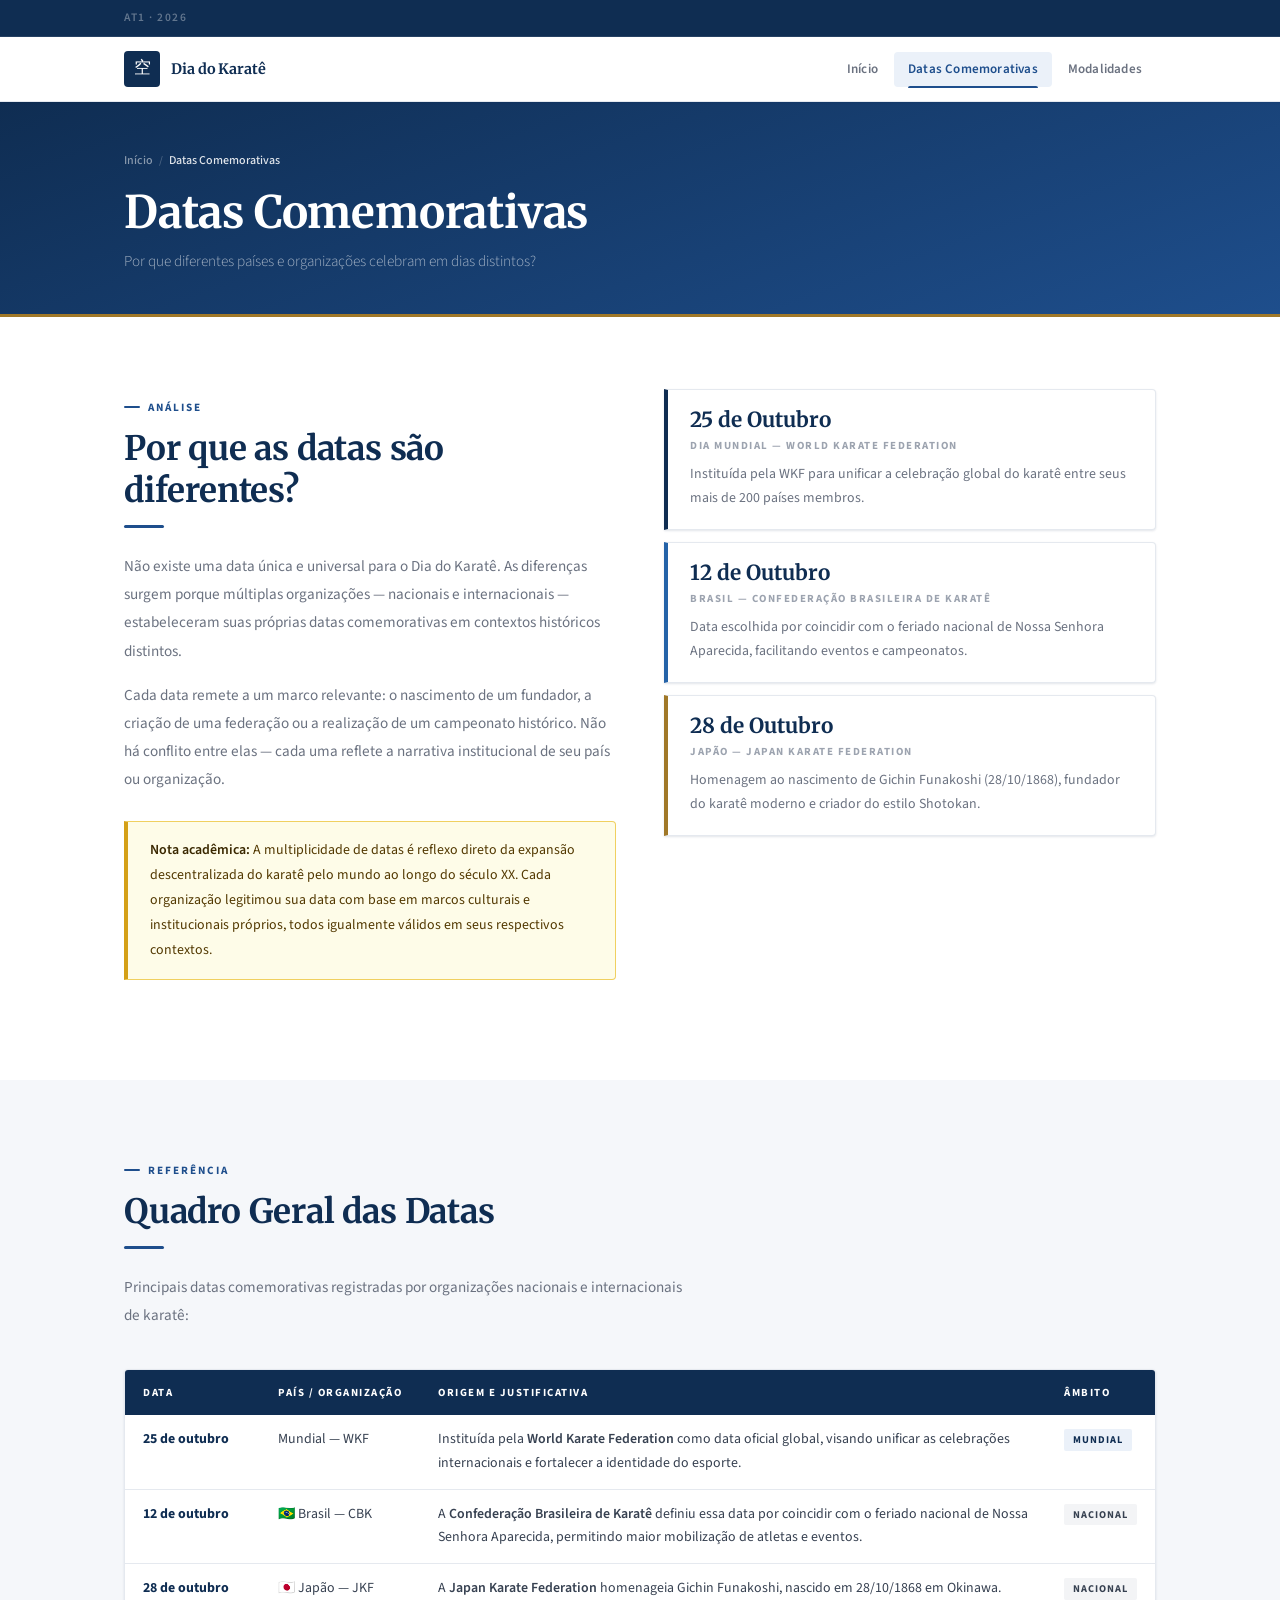
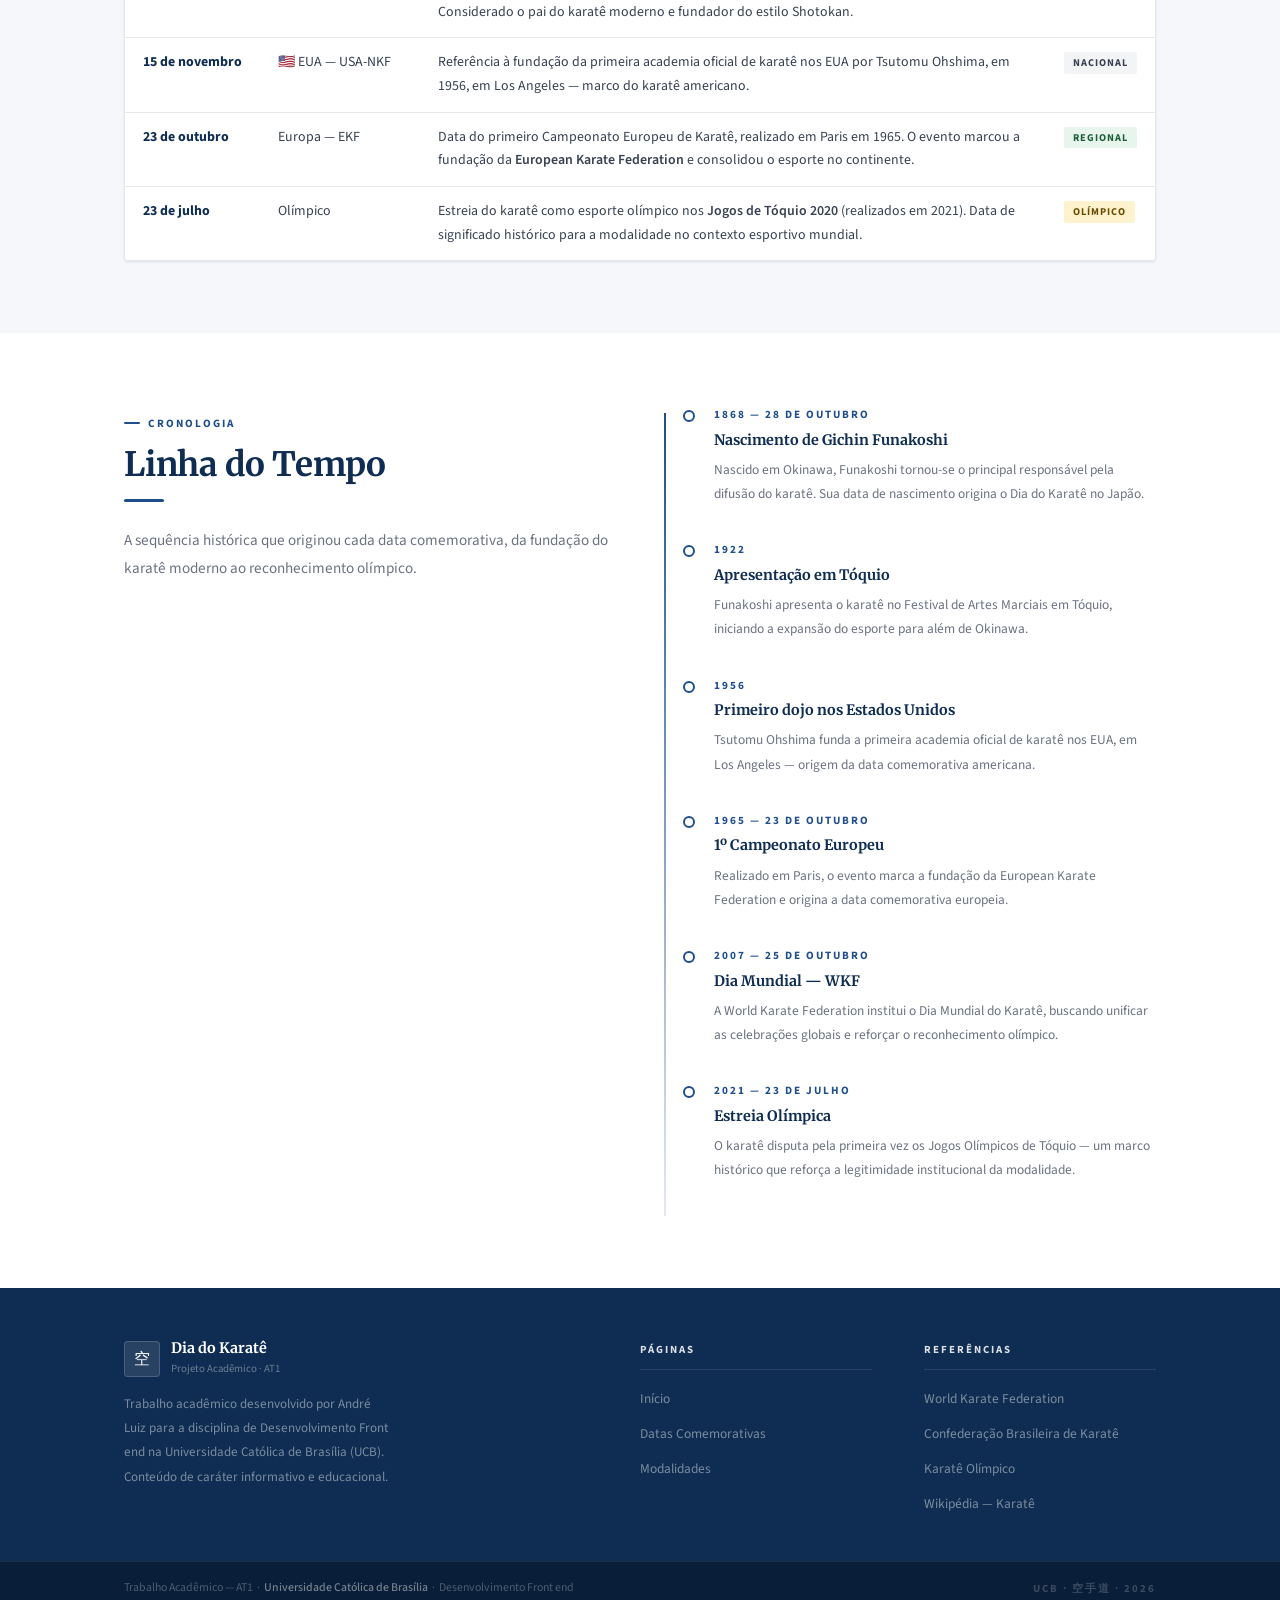
<file: datas.html>
<!DOCTYPE html>
<html lang="pt-BR">
<head>
  <meta charset="UTF-8"/>
  <meta name="viewport" content="width=device-width, initial-scale=1.0"/>
  <title>Datas Comemorativas</title>
  <link rel="stylesheet" href="style.css"/>
</head>
<body>

<!-- BARRA INSTITUCIONAL -->
<div class="barra-top">
  <div class="barra-top-inner">
    <span class="barra-top-at">AT1 · 2026</span>
  </div>
</div>

<!-- CABEÇALHO / MENU -->
<header class="cabecalho">
  <div class="cabecalho-inner">
    <div class="logo">
      <a href="index.html" style="display:flex;align-items:center;gap:11px;">
        <div class="logo-simbolo">空</div>
        <div class="logo-info">
          <span class="logo-nome">Dia do Karatê</span>
        </div>
      </a>
    </div>
    <nav>
      <ul class="nav-lista">
        <li><a href="index.html">Início</a></li>
        <li><a href="datas.html" class="ativo">Datas Comemorativas</a></li>
        <li><a href="modalidades.html">Modalidades</a></li>
      </ul>
    </nav>
  </div>
</header>

<!-- HERO INTERNO -->
<section class="hero-int">
  <div class="hero-int-conteudo">
    <nav class="breadcrumb">
      <a href="index.html">Início</a>
      <span class="sep">/</span>
      <span>Datas Comemorativas</span>
    </nav>
    <h1 class="hero-int-titulo">Datas Comemorativas</h1>
    <p class="hero-int-subtitulo">Por que diferentes países e organizações celebram em dias distintos?</p>
  </div>
</section>

<!-- POR QUE DATAS DIFERENTES -->
<section class="secao secao-branca">
  <div class="container">
    <div class="grade-2">

      <div>
        <div class="rotulo">Análise</div>
        <h2 class="sec-titulo">Por que as datas são diferentes?</h2>
        <div class="divisor"></div>
        <p class="sec-desc">
          Não existe uma data única e universal para o Dia do Karatê. As diferenças surgem
          porque múltiplas organizações — nacionais e internacionais — estabeleceram suas
          próprias datas comemorativas em contextos históricos distintos.
        </p>
        <p class="sec-desc mt-16">
          Cada data remete a um marco relevante: o nascimento de um fundador, a criação de
          uma federação ou a realização de um campeonato histórico. Não há conflito entre
          elas — cada uma reflete a narrativa institucional de seu país ou organização.
        </p>
        <div class="nota">
          <p><strong>Nota acadêmica:</strong> A multiplicidade de datas é reflexo direto da expansão descentralizada do karatê pelo mundo ao longo do século XX. Cada organização legitimou sua data com base em marcos culturais e institucionais próprios, todos igualmente válidos em seus respectivos contextos.</p>
        </div>
      </div>

      <div style="display:flex;flex-direction:column;gap:12px;">
        <div class="card-borda" style="border-left-color:#0F2D52;">
          <div class="card-borda-data">25 de Outubro</div>
          <div class="card-borda-org">Dia Mundial — World Karate Federation</div>
          <p class="card-borda-texto">Instituída pela WKF para unificar a celebração global do karatê entre seus mais de 200 países membros.</p>
        </div>
        <div class="card-borda" style="border-left-color:#2563A8;">
          <div class="card-borda-data">12 de Outubro</div>
          <div class="card-borda-org">Brasil — Confederação Brasileira de Karatê</div>
          <p class="card-borda-texto">Data escolhida por coincidir com o feriado nacional de Nossa Senhora Aparecida, facilitando eventos e campeonatos.</p>
        </div>
        <div class="card-borda" style="border-left-color:#A07828;">
          <div class="card-borda-data">28 de Outubro</div>
          <div class="card-borda-org">Japão — Japan Karate Federation</div>
          <p class="card-borda-texto">Homenagem ao nascimento de Gichin Funakoshi (28/10/1868), fundador do karatê moderno e criador do estilo Shotokan.</p>
        </div>
      </div>

    </div>
  </div>
</section>

<!-- TABELA COMPLETA -->
<section class="secao secao-cinza">
  <div class="container">
    <div class="rotulo">Referência</div>
    <h2 class="sec-titulo">Quadro Geral das Datas</h2>
    <div class="divisor"></div>
    <p class="sec-desc mb-40">Principais datas comemorativas registradas por organizações nacionais e internacionais de karatê:</p>

    <div class="tabela-envoltorio">
      <table class="tabela">
        <thead>
          <tr>
            <th>Data</th>
            <th>País / Organização</th>
            <th>Origem e Justificativa</th>
            <th>Âmbito</th>
          </tr>
        </thead>
        <tbody>
          <tr>
            <td>25 de outubro</td>
            <td>Mundial — WKF</td>
            <td>Instituída pela <strong>World Karate Federation</strong> como data oficial global, visando unificar as celebrações internacionais e fortalecer a identidade do esporte.</td>
            <td><span class="badge badge-azul">Mundial</span></td>
          </tr>
          <tr>
            <td>12 de outubro</td>
            <td>🇧🇷 Brasil — CBK</td>
            <td>A <strong>Confederação Brasileira de Karatê</strong> definiu essa data por coincidir com o feriado nacional de Nossa Senhora Aparecida, permitindo maior mobilização de atletas e eventos.</td>
            <td><span class="badge badge-cinza">Nacional</span></td>
          </tr>
          <tr>
            <td>28 de outubro</td>
            <td>🇯🇵 Japão — JKF</td>
            <td>A <strong>Japan Karate Federation</strong> homenageia Gichin Funakoshi, nascido em 28/10/1868 em Okinawa. Considerado o pai do karatê moderno e fundador do estilo Shotokan.</td>
            <td><span class="badge badge-cinza">Nacional</span></td>
          </tr>
          <tr>
            <td>15 de novembro</td>
            <td>🇺🇸 EUA — USA-NKF</td>
            <td>Referência à fundação da primeira academia oficial de karatê nos EUA por Tsutomu Ohshima, em 1956, em Los Angeles — marco do karatê americano.</td>
            <td><span class="badge badge-cinza">Nacional</span></td>
          </tr>
          <tr>
            <td>23 de outubro</td>
            <td> Europa — EKF</td>
            <td>Data do primeiro Campeonato Europeu de Karatê, realizado em Paris em 1965. O evento marcou a fundação da <strong>European Karate Federation</strong> e consolidou o esporte no continente.</td>
            <td><span class="badge badge-verde">Regional</span></td>
          </tr>
          <tr>
            <td>23 de julho</td>
            <td> Olímpico</td>
            <td>Estreia do karatê como esporte olímpico nos <strong>Jogos de Tóquio 2020</strong> (realizados em 2021). Data de significado histórico para a modalidade no contexto esportivo mundial.</td>
            <td><span class="badge badge-ouro">Olímpico</span></td>
          </tr>
        </tbody>
      </table>
    </div>
  </div>
</section>

<!-- LINHA DO TEMPO -->
<section class="secao secao-branca">
  <div class="container">
    <div class="grade-2">
      <div>
        <div class="rotulo">Cronologia</div>
        <h2 class="sec-titulo">Linha do Tempo</h2>
        <div class="divisor"></div>
        <p class="sec-desc">A sequência histórica que originou cada data comemorativa, da fundação do karatê moderno ao reconhecimento olímpico.</p>
      </div>
      <div class="timeline">
        <div class="tl-item">
          <div class="tl-ano">1868 — 28 de outubro</div>
          <div class="tl-titulo">Nascimento de Gichin Funakoshi</div>
          <p class="tl-texto">Nascido em Okinawa, Funakoshi tornou-se o principal responsável pela difusão do karatê. Sua data de nascimento origina o Dia do Karatê no Japão.</p>
        </div>
        <div class="tl-item">
          <div class="tl-ano">1922</div>
          <div class="tl-titulo">Apresentação em Tóquio</div>
          <p class="tl-texto">Funakoshi apresenta o karatê no Festival de Artes Marciais em Tóquio, iniciando a expansão do esporte para além de Okinawa.</p>
        </div>
        <div class="tl-item">
          <div class="tl-ano">1956</div>
          <div class="tl-titulo">Primeiro dojo nos Estados Unidos</div>
          <p class="tl-texto">Tsutomu Ohshima funda a primeira academia oficial de karatê nos EUA, em Los Angeles — origem da data comemorativa americana.</p>
        </div>
        <div class="tl-item">
          <div class="tl-ano">1965 — 23 de outubro</div>
          <div class="tl-titulo">1º Campeonato Europeu</div>
          <p class="tl-texto">Realizado em Paris, o evento marca a fundação da European Karate Federation e origina a data comemorativa europeia.</p>
        </div>
        <div class="tl-item">
          <div class="tl-ano">2007 — 25 de outubro</div>
          <div class="tl-titulo">Dia Mundial — WKF</div>
          <p class="tl-texto">A World Karate Federation institui o Dia Mundial do Karatê, buscando unificar as celebrações globais e reforçar o reconhecimento olímpico.</p>
        </div>
        <div class="tl-item">
          <div class="tl-ano">2021 — 23 de julho</div>
          <div class="tl-titulo">Estreia Olímpica</div>
          <p class="tl-texto">O karatê disputa pela primeira vez os Jogos Olímpicos de Tóquio — um marco histórico que reforça a legitimidade institucional da modalidade.</p>
        </div>
      </div>
    </div>
  </div>
</section>

<!-- RODAPÉ -->
<footer class="rodape">
  <div class="rodape-principal">
    <div>
      <div class="rodape-logo">
        <div class="rodape-logo-box">空</div>
        <div>
          <div class="rodape-logo-nome">Dia do Karatê</div>
          <div class="rodape-logo-sub">Projeto Acadêmico · AT1</div>
        </div>
      </div>
      <p class="rodape-sobre">Trabalho acadêmico desenvolvido por André Luiz para a disciplina de Desenvolvimento Front end na Universidade Católica de Brasília (UCB). Conteúdo de caráter informativo e educacional.</p>
    </div>
    <div>
      <div class="rodape-col-titulo">Páginas</div>
      <ul class="rodape-links">
        <li><a href="index.html">Início</a></li>
        <li><a href="datas.html">Datas Comemorativas</a></li>
        <li><a href="modalidades.html">Modalidades</a></li>
      </ul>
    </div>
    <div>
      <div class="rodape-col-titulo">Referências</div>
      <ul class="rodape-links">
        <li><a href="https://www.worldkarate.net" target="_blank" rel="noopener">World Karate Federation</a></li>
        <li><a href="https://www.cbk.org.br" target="_blank" rel="noopener">Confederação Brasileira de Karatê</a></li>
        <li><a href="https://olympics.com/pt/sports/karate/" target="_blank" rel="noopener">Karatê Olímpico</a></li>
        <li><a href="https://pt.wikipedia.org/wiki/Karate" target="_blank" rel="noopener">Wikipédia — Karatê</a></li>
      </ul>
    </div>
  </div>
  <div class="rodape-base">
    <div class="rodape-base-inner">
      <span class="rodape-cr">Trabalho Acadêmico — AT1 &nbsp;·&nbsp; <strong>Universidade Católica de Brasília</strong> &nbsp;·&nbsp; Desenvolvimento Front end</span>
      <span class="rodape-sigla">UCB · 空手道 · 2026</span>
    </div>
  </div>
</footer>

</body>
</html>
</file>
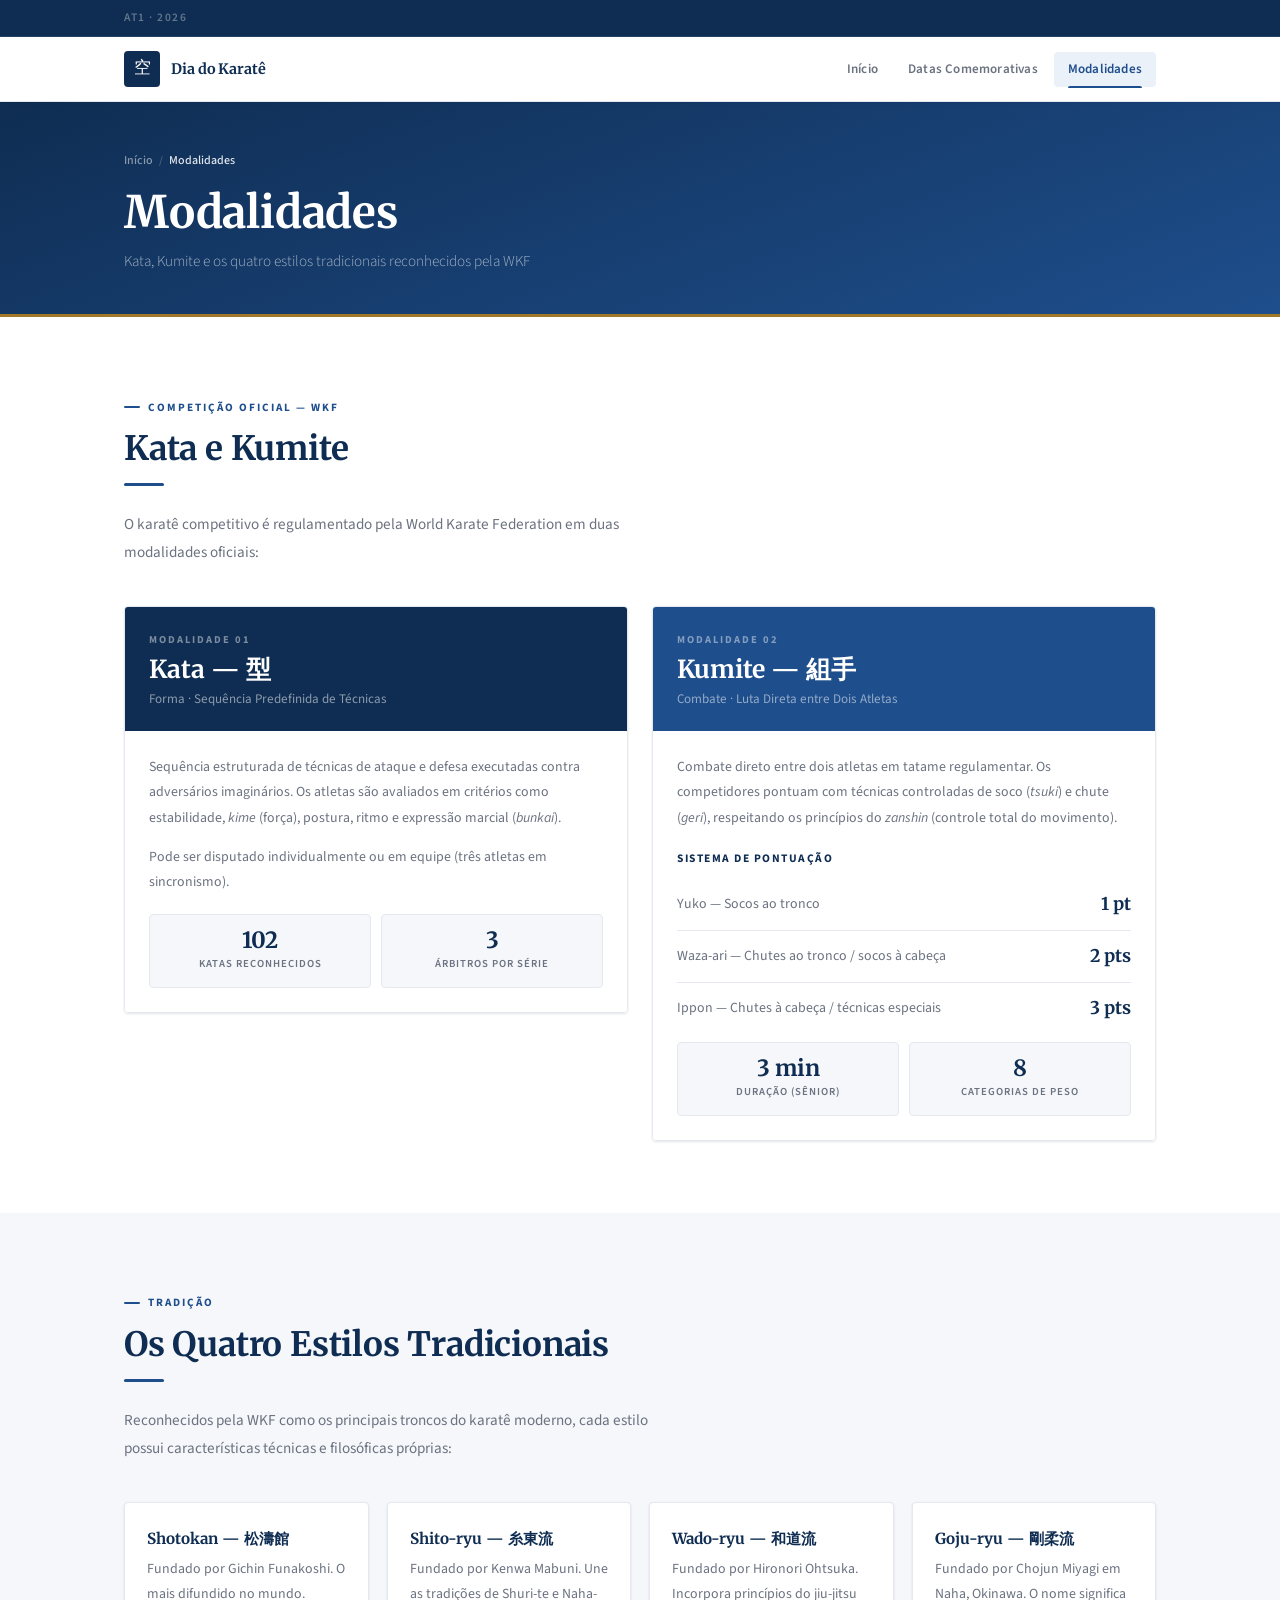
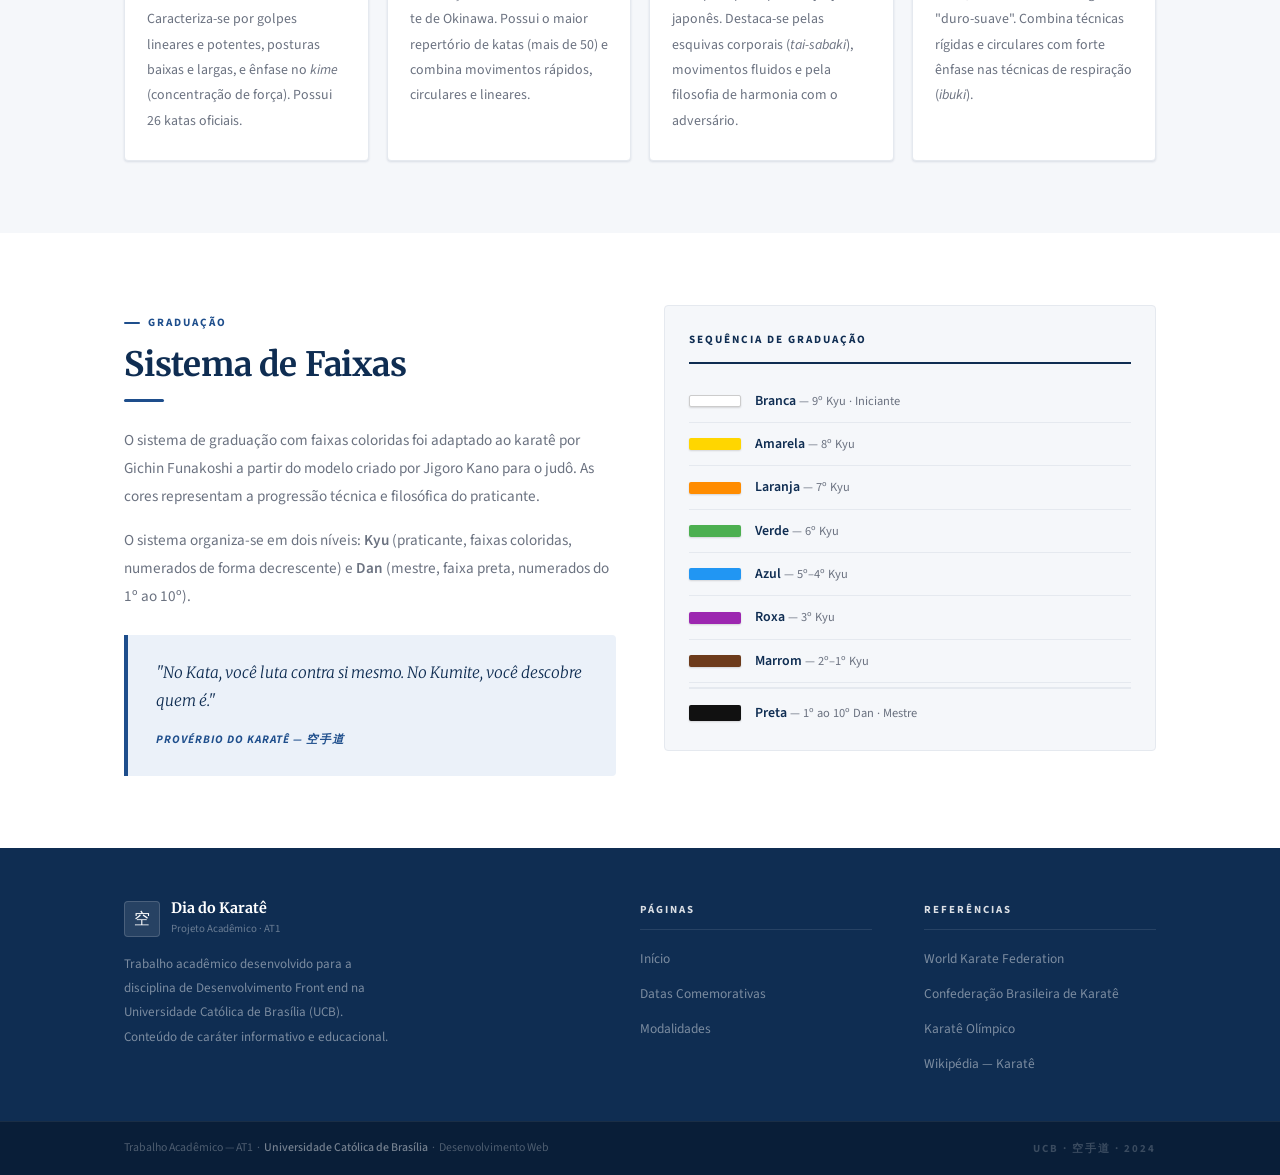
<file: Modalidades.html>
<!DOCTYPE html>
<html lang="pt-BR">
<head>
  <meta charset="UTF-8"/>
  <meta name="viewport" content="width=device-width, initial-scale=1.0"/>
  <title>Modalidades — Dia do Karatê</title>
  <link rel="stylesheet" href="style.css"/>
</head>
<body>

<!-- BARRA INSTITUCIONAL -->
<div class="barra-top">
  <div class="barra-top-inner">
    <span class="barra-top-at">AT1 · 2026</span>
  </div>
</div>

<!-- CABEÇALHO / MENU -->
<header class="cabecalho">
  <div class="cabecalho-inner">
    <div class="logo">
      <a href="index.html" style="display:flex;align-items:center;gap:11px;">
        <div class="logo-simbolo">空</div>
        <div class="logo-info">
          <span class="logo-nome">Dia do Karatê</span>
        </div>
      </a>
    </div>
    <nav>
      <ul class="nav-lista">
        <li><a href="index.html">Início</a></li>
        <li><a href="datas.html">Datas Comemorativas</a></li>
        <li><a href="modalidades.html" class="ativo">Modalidades</a></li>
      </ul>
    </nav>
  </div>
</header>

<!-- HERO INTERNO -->
<section class="hero-int">
  <div class="hero-int-conteudo">
    <nav class="breadcrumb">
      <a href="index.html">Início</a>
      <span class="sep">/</span>
      <span>Modalidades</span>
    </nav>
    <h1 class="hero-int-titulo">Modalidades</h1>
    <p class="hero-int-subtitulo">Kata, Kumite e os quatro estilos tradicionais reconhecidos pela WKF</p>
  </div>
</section>

<!-- KATA E KUMITE -->
<section class="secao secao-branca">
  <div class="container">
    <div class="rotulo">Competição Oficial — WKF</div>
    <h2 class="sec-titulo">Kata e Kumite</h2>
    <div class="divisor"></div>
    <p class="sec-desc mb-40">O karatê competitivo é regulamentado pela World Karate Federation em duas modalidades oficiais:</p>

    <div class="grade-2" style="gap:24px;">

      <!-- KATA -->
      <div class="mod-card">
        <div class="mod-cabecalho" style="background:#0F2D52;">
          <div class="mod-num">Modalidade 01</div>
          <div class="mod-nome">Kata — 型</div>
          <div class="mod-subtitulo">Forma · Sequência Predefinida de Técnicas</div>
        </div>
        <div class="mod-corpo">
          <p class="card-texto" style="margin-bottom:14px;">
            Sequência estruturada de técnicas de ataque e defesa executadas contra adversários
            imaginários. Os atletas são avaliados em critérios como estabilidade, <em>kime</em>
            (força), postura, ritmo e expressão marcial (<em>bunkai</em>).
          </p>
          <p class="card-texto" style="margin-bottom:18px;">
            Pode ser disputado individualmente ou em equipe (três atletas em sincronismo).
          </p>
          <div class="mini-stats">
            <div class="mini-stat">
              <div class="mini-stat-num">102</div>
              <div class="mini-stat-leg">Katas reconhecidos</div>
            </div>
            <div class="mini-stat">
              <div class="mini-stat-num">3</div>
              <div class="mini-stat-leg">Árbitros por série</div>
            </div>
          </div>
        </div>
      </div>

      <!-- KUMITE -->
      <div class="mod-card">
        <div class="mod-cabecalho" style="background:#1E4E8C;">
          <div class="mod-num">Modalidade 02</div>
          <div class="mod-nome">Kumite — 組手</div>
          <div class="mod-subtitulo">Combate · Luta Direta entre Dois Atletas</div>
        </div>
        <div class="mod-corpo">
          <p class="card-texto" style="margin-bottom:18px;">
            Combate direto entre dois atletas em tatame regulamentar. Os competidores pontuam
            com técnicas controladas de soco (<em>tsuki</em>) e chute (<em>geri</em>),
            respeitando os princípios do <em>zanshin</em> (controle total do movimento).
          </p>
          <div style="margin-bottom:18px;">
            <div style="font-size:.72rem;font-weight:700;letter-spacing:1.5px;text-transform:uppercase;color:#0F2D52;margin-bottom:10px;">Sistema de Pontuação</div>
            <div class="pont-linha">
              <span class="pont-desc">Yuko — Socos ao tronco</span>
              <span class="pont-valor">1 pt</span>
            </div>
            <div class="pont-linha">
              <span class="pont-desc">Waza-ari — Chutes ao tronco / socos à cabeça</span>
              <span class="pont-valor">2 pts</span>
            </div>
            <div class="pont-linha">
              <span class="pont-desc">Ippon — Chutes à cabeça / técnicas especiais</span>
              <span class="pont-valor">3 pts</span>
            </div>
          </div>
          <div class="mini-stats">
            <div class="mini-stat">
              <div class="mini-stat-num">3 min</div>
              <div class="mini-stat-leg">Duração (sênior)</div>
            </div>
            <div class="mini-stat">
              <div class="mini-stat-num">8</div>
              <div class="mini-stat-leg">Categorias de peso</div>
            </div>
          </div>
        </div>
      </div>

    </div>
  </div>
</section>

<!-- ESTILOS TRADICIONAIS -->
<section class="secao secao-cinza">
  <div class="container">
    <div class="rotulo">Tradição</div>
    <h2 class="sec-titulo">Os Quatro Estilos Tradicionais</h2>
    <div class="divisor"></div>
    <p class="sec-desc mb-40">Reconhecidos pela WKF como os principais troncos do karatê moderno, cada estilo possui características técnicas e filosóficas próprias:</p>
    <div class="grade-4">
      <div class="card">
        <div class="card-icone"></div>
        <div class="card-titulo">Shotokan — 松濤館</div>
        <p class="card-texto">Fundado por Gichin Funakoshi. O mais difundido no mundo. Caracteriza-se por golpes lineares e potentes, posturas baixas e largas, e ênfase no <em>kime</em> (concentração de força). Possui 26 katas oficiais.</p>
      </div>
      <div class="card">
        <div class="card-icone"></div>
        <div class="card-titulo">Shito-ryu — 糸東流</div>
        <p class="card-texto">Fundado por Kenwa Mabuni. Une as tradições de Shuri-te e Naha-te de Okinawa. Possui o maior repertório de katas (mais de 50) e combina movimentos rápidos, circulares e lineares.</p>
      </div>
      <div class="card">
        <div class="card-icone"></div>
        <div class="card-titulo">Wado-ryu — 和道流</div>
        <p class="card-texto">Fundado por Hironori Ohtsuka. Incorpora princípios do jiu-jitsu japonês. Destaca-se pelas esquivas corporais (<em>tai-sabaki</em>), movimentos fluidos e pela filosofia de harmonia com o adversário.</p>
      </div>
      <div class="card">
        <div class="card-icone"></div>
        <div class="card-titulo">Goju-ryu — 剛柔流</div>
        <p class="card-texto">Fundado por Chojun Miyagi em Naha, Okinawa. O nome significa "duro-suave". Combina técnicas rígidas e circulares com forte ênfase nas técnicas de respiração (<em>ibuki</em>).</p>
      </div>
    </div>
  </div>
</section>

<!-- SISTEMA DE FAIXAS -->
<section class="secao secao-branca">
  <div class="container">
    <div class="grade-2">

      <div>
        <div class="rotulo">Graduação</div>
        <h2 class="sec-titulo">Sistema de Faixas</h2>
        <div class="divisor"></div>
        <p class="sec-desc">
          O sistema de graduação com faixas coloridas foi adaptado ao karatê por Gichin
          Funakoshi a partir do modelo criado por Jigoro Kano para o judô. As cores
          representam a progressão técnica e filosófica do praticante.
        </p>
        <p class="sec-desc mt-16">
          O sistema organiza-se em dois níveis: <strong>Kyu</strong> (praticante, faixas
          coloridas, numerados de forma decrescente) e <strong>Dan</strong> (mestre,
          faixa preta, numerados do 1º ao 10º).
        </p>
        <div class="citacao mt-24">
          <blockquote>"No Kata, você luta contra si mesmo. No Kumite, você descobre quem é."</blockquote>
          <cite>Provérbio do Karatê — 空手道</cite>
        </div>
      </div>

      <div class="faixas-bloco">
        <div class="faixas-titulo">Sequência de Graduação</div>
        <div class="faixa-linha">
          <div class="faixa-cor" style="background:#FFFFFF;border:1px solid #CCC;"></div>
          <div class="faixa-texto"><strong>Branca</strong> <small>— 9º Kyu · Iniciante</small></div>
        </div>
        <div class="faixa-linha">
          <div class="faixa-cor" style="background:#FFD600;"></div>
          <div class="faixa-texto"><strong>Amarela</strong> <small>— 8º Kyu</small></div>
        </div>
        <div class="faixa-linha">
          <div class="faixa-cor" style="background:#FF8C00;"></div>
          <div class="faixa-texto"><strong>Laranja</strong> <small>— 7º Kyu</small></div>
        </div>
        <div class="faixa-linha">
          <div class="faixa-cor" style="background:#4CAF50;"></div>
          <div class="faixa-texto"><strong>Verde</strong> <small>— 6º Kyu</small></div>
        </div>
        <div class="faixa-linha">
          <div class="faixa-cor" style="background:#2196F3;"></div>
          <div class="faixa-texto"><strong>Azul</strong> <small>— 5º–4º Kyu</small></div>
        </div>
        <div class="faixa-linha">
          <div class="faixa-cor" style="background:#9C27B0;"></div>
          <div class="faixa-texto"><strong>Roxa</strong> <small>— 3º Kyu</small></div>
        </div>
        <div class="faixa-linha">
          <div class="faixa-cor" style="background:#6D3B1B;"></div>
          <div class="faixa-texto"><strong>Marrom</strong> <small>— 2º–1º Kyu</small></div>
        </div>
        <div class="faixa-linha" style="padding-top:12px;margin-top:4px;border-top:2px solid #E5E9EF;">
          <div class="faixa-cor" style="background:#111111;height:16px;"></div>
          <div class="faixa-texto"><strong style="color:#0F2D52;">Preta</strong> <small>— 1º ao 10º Dan · Mestre</small></div>
        </div>
      </div>

    </div>
  </div>
</section>

<!-- RODAPÉ -->
<footer class="rodape">
  <div class="rodape-principal">
    <div>
      <div class="rodape-logo">
        <div class="rodape-logo-box">空</div>
        <div>
          <div class="rodape-logo-nome">Dia do Karatê</div>
          <div class="rodape-logo-sub">Projeto Acadêmico · AT1</div>
        </div>
      </div>
      <p class="rodape-sobre">Trabalho acadêmico desenvolvido para a disciplina de Desenvolvimento Front end na Universidade Católica de Brasília (UCB). Conteúdo de caráter informativo e educacional.</p>
    </div>
    <div>
      <div class="rodape-col-titulo">Páginas</div>
      <ul class="rodape-links">
        <li><a href="index.html">Início</a></li>
        <li><a href="datas.html">Datas Comemorativas</a></li>
        <li><a href="modalidades.html">Modalidades</a></li>
      </ul>
    </div>
    <div>
      <div class="rodape-col-titulo">Referências</div>
      <ul class="rodape-links">
        <li><a href="https://www.worldkarate.net" target="_blank" rel="noopener">World Karate Federation</a></li>
        <li><a href="https://www.cbk.org.br" target="_blank" rel="noopener">Confederação Brasileira de Karatê</a></li>
        <li><a href="https://olympics.com/pt/sports/karate/" target="_blank" rel="noopener">Karatê Olímpico</a></li>
        <li><a href="https://pt.wikipedia.org/wiki/Karate" target="_blank" rel="noopener">Wikipédia — Karatê</a></li>
      </ul>
    </div>
  </div>
  <div class="rodape-base">
    <div class="rodape-base-inner">
      <span class="rodape-cr">Trabalho Acadêmico — AT1 &nbsp;·&nbsp; <strong>Universidade Católica de Brasília</strong> &nbsp;·&nbsp; Desenvolvimento Web</span>
      <span class="rodape-sigla">UCB · 空手道 · 2024</span>
    </div>
  </div>
</footer>

</body>
</html>
</file>
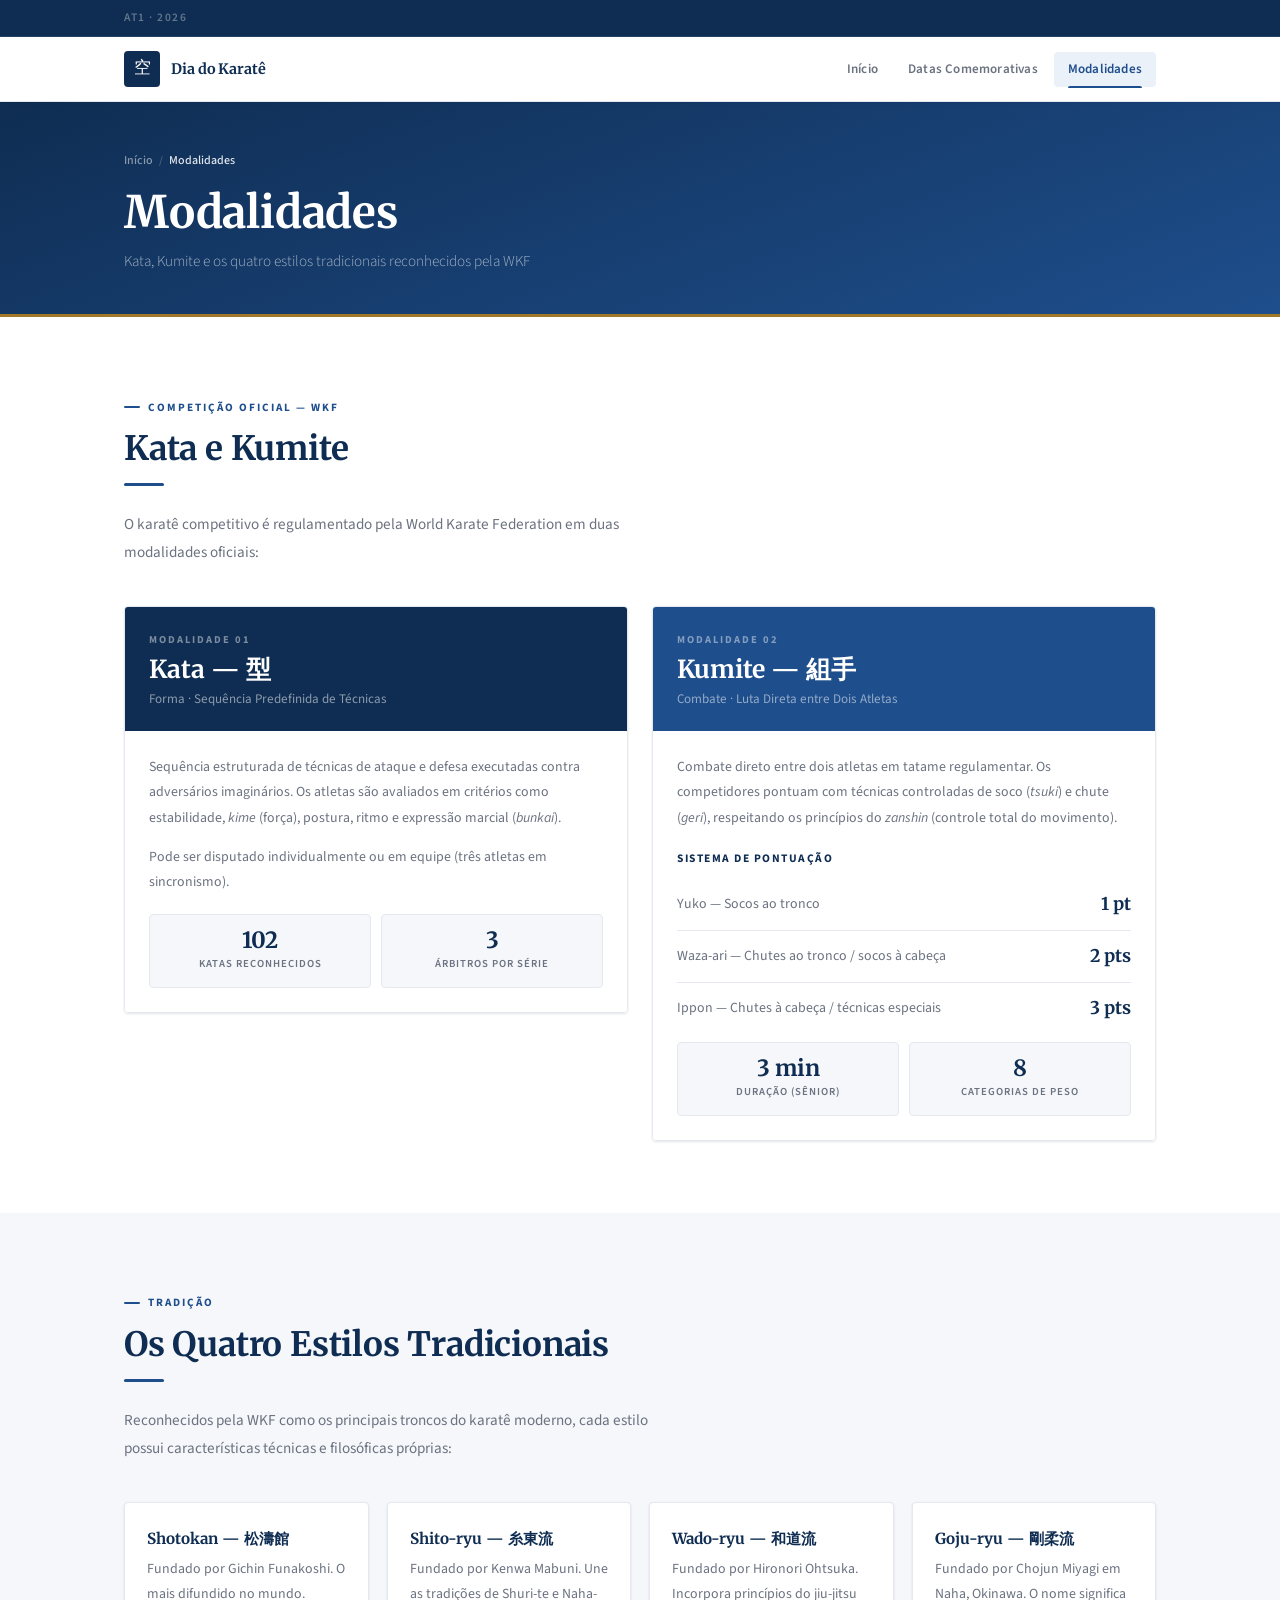
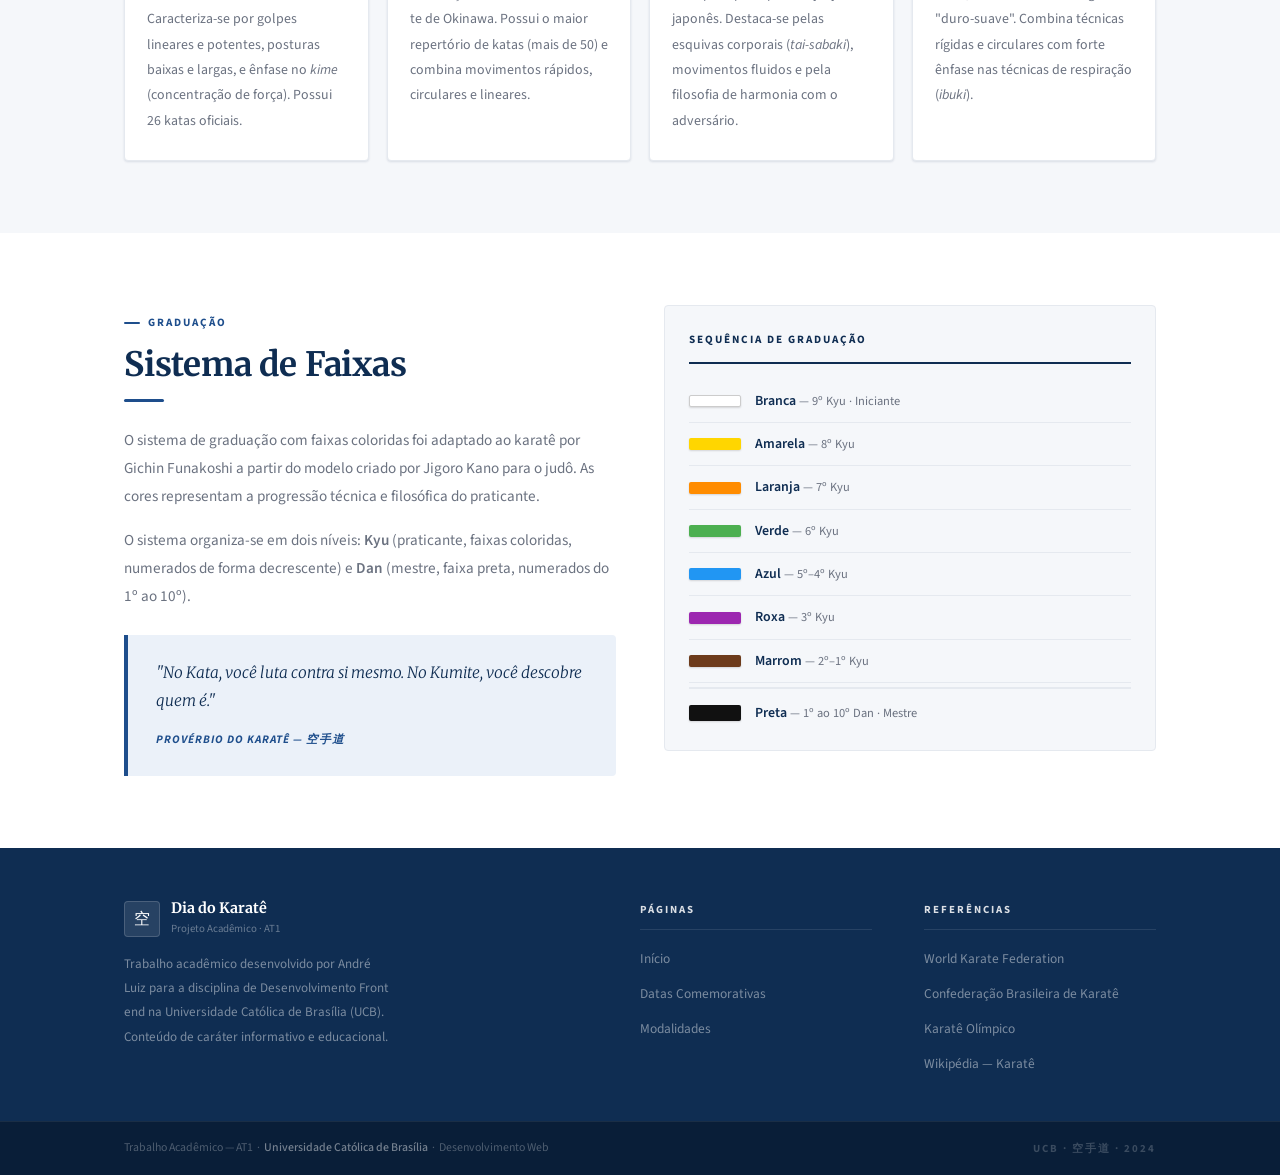
<file: modalidades.html>
<!DOCTYPE html>
<html lang="pt-BR">
<head>
  <meta charset="UTF-8"/>
  <meta name="viewport" content="width=device-width, initial-scale=1.0"/>
  <title>Modalidades — Dia do Karatê</title>
  <link rel="stylesheet" href="style.css"/>
</head>
<body>

<!-- BARRA INSTITUCIONAL -->
<div class="barra-top">
  <div class="barra-top-inner">
    <span class="barra-top-at">AT1 · 2026</span>
  </div>
</div>

<!-- CABEÇALHO / MENU -->
<header class="cabecalho">
  <div class="cabecalho-inner">
    <div class="logo">
      <a href="index.html" style="display:flex;align-items:center;gap:11px;">
        <div class="logo-simbolo">空</div>
        <div class="logo-info">
          <span class="logo-nome">Dia do Karatê</span>
        </div>
      </a>
    </div>
    <nav>
      <ul class="nav-lista">
        <li><a href="index.html">Início</a></li>
        <li><a href="datas.html">Datas Comemorativas</a></li>
        <li><a href="modalidades.html" class="ativo">Modalidades</a></li>
      </ul>
    </nav>
  </div>
</header>

<!-- HERO INTERNO -->
<section class="hero-int">
  <div class="hero-int-conteudo">
    <nav class="breadcrumb">
      <a href="index.html">Início</a>
      <span class="sep">/</span>
      <span>Modalidades</span>
    </nav>
    <h1 class="hero-int-titulo">Modalidades</h1>
    <p class="hero-int-subtitulo">Kata, Kumite e os quatro estilos tradicionais reconhecidos pela WKF</p>
  </div>
</section>

<!-- KATA E KUMITE -->
<section class="secao secao-branca">
  <div class="container">
    <div class="rotulo">Competição Oficial — WKF</div>
    <h2 class="sec-titulo">Kata e Kumite</h2>
    <div class="divisor"></div>
    <p class="sec-desc mb-40">O karatê competitivo é regulamentado pela World Karate Federation em duas modalidades oficiais:</p>

    <div class="grade-2" style="gap:24px;">

      <!-- KATA -->
      <div class="mod-card">
        <div class="mod-cabecalho" style="background:#0F2D52;">
          <div class="mod-num">Modalidade 01</div>
          <div class="mod-nome">Kata — 型</div>
          <div class="mod-subtitulo">Forma · Sequência Predefinida de Técnicas</div>
        </div>
        <div class="mod-corpo">
          <p class="card-texto" style="margin-bottom:14px;">
            Sequência estruturada de técnicas de ataque e defesa executadas contra adversários
            imaginários. Os atletas são avaliados em critérios como estabilidade, <em>kime</em>
            (força), postura, ritmo e expressão marcial (<em>bunkai</em>).
          </p>
          <p class="card-texto" style="margin-bottom:18px;">
            Pode ser disputado individualmente ou em equipe (três atletas em sincronismo).
          </p>
          <div class="mini-stats">
            <div class="mini-stat">
              <div class="mini-stat-num">102</div>
              <div class="mini-stat-leg">Katas reconhecidos</div>
            </div>
            <div class="mini-stat">
              <div class="mini-stat-num">3</div>
              <div class="mini-stat-leg">Árbitros por série</div>
            </div>
          </div>
        </div>
      </div>

      <!-- KUMITE -->
      <div class="mod-card">
        <div class="mod-cabecalho" style="background:#1E4E8C;">
          <div class="mod-num">Modalidade 02</div>
          <div class="mod-nome">Kumite — 組手</div>
          <div class="mod-subtitulo">Combate · Luta Direta entre Dois Atletas</div>
        </div>
        <div class="mod-corpo">
          <p class="card-texto" style="margin-bottom:18px;">
            Combate direto entre dois atletas em tatame regulamentar. Os competidores pontuam
            com técnicas controladas de soco (<em>tsuki</em>) e chute (<em>geri</em>),
            respeitando os princípios do <em>zanshin</em> (controle total do movimento).
          </p>
          <div style="margin-bottom:18px;">
            <div style="font-size:.72rem;font-weight:700;letter-spacing:1.5px;text-transform:uppercase;color:#0F2D52;margin-bottom:10px;">Sistema de Pontuação</div>
            <div class="pont-linha">
              <span class="pont-desc">Yuko — Socos ao tronco</span>
              <span class="pont-valor">1 pt</span>
            </div>
            <div class="pont-linha">
              <span class="pont-desc">Waza-ari — Chutes ao tronco / socos à cabeça</span>
              <span class="pont-valor">2 pts</span>
            </div>
            <div class="pont-linha">
              <span class="pont-desc">Ippon — Chutes à cabeça / técnicas especiais</span>
              <span class="pont-valor">3 pts</span>
            </div>
          </div>
          <div class="mini-stats">
            <div class="mini-stat">
              <div class="mini-stat-num">3 min</div>
              <div class="mini-stat-leg">Duração (sênior)</div>
            </div>
            <div class="mini-stat">
              <div class="mini-stat-num">8</div>
              <div class="mini-stat-leg">Categorias de peso</div>
            </div>
          </div>
        </div>
      </div>

    </div>
  </div>
</section>

<!-- ESTILOS TRADICIONAIS -->
<section class="secao secao-cinza">
  <div class="container">
    <div class="rotulo">Tradição</div>
    <h2 class="sec-titulo">Os Quatro Estilos Tradicionais</h2>
    <div class="divisor"></div>
    <p class="sec-desc mb-40">Reconhecidos pela WKF como os principais troncos do karatê moderno, cada estilo possui características técnicas e filosóficas próprias:</p>
    <div class="grade-4">
      <div class="card">
        <div class="card-icone"></div>
        <div class="card-titulo">Shotokan — 松濤館</div>
        <p class="card-texto">Fundado por Gichin Funakoshi. O mais difundido no mundo. Caracteriza-se por golpes lineares e potentes, posturas baixas e largas, e ênfase no <em>kime</em> (concentração de força). Possui 26 katas oficiais.</p>
      </div>
      <div class="card">
        <div class="card-icone"></div>
        <div class="card-titulo">Shito-ryu — 糸東流</div>
        <p class="card-texto">Fundado por Kenwa Mabuni. Une as tradições de Shuri-te e Naha-te de Okinawa. Possui o maior repertório de katas (mais de 50) e combina movimentos rápidos, circulares e lineares.</p>
      </div>
      <div class="card">
        <div class="card-icone"></div>
        <div class="card-titulo">Wado-ryu — 和道流</div>
        <p class="card-texto">Fundado por Hironori Ohtsuka. Incorpora princípios do jiu-jitsu japonês. Destaca-se pelas esquivas corporais (<em>tai-sabaki</em>), movimentos fluidos e pela filosofia de harmonia com o adversário.</p>
      </div>
      <div class="card">
        <div class="card-icone"></div>
        <div class="card-titulo">Goju-ryu — 剛柔流</div>
        <p class="card-texto">Fundado por Chojun Miyagi em Naha, Okinawa. O nome significa "duro-suave". Combina técnicas rígidas e circulares com forte ênfase nas técnicas de respiração (<em>ibuki</em>).</p>
      </div>
    </div>
  </div>
</section>

<!-- SISTEMA DE FAIXAS -->
<section class="secao secao-branca">
  <div class="container">
    <div class="grade-2">

      <div>
        <div class="rotulo">Graduação</div>
        <h2 class="sec-titulo">Sistema de Faixas</h2>
        <div class="divisor"></div>
        <p class="sec-desc">
          O sistema de graduação com faixas coloridas foi adaptado ao karatê por Gichin
          Funakoshi a partir do modelo criado por Jigoro Kano para o judô. As cores
          representam a progressão técnica e filosófica do praticante.
        </p>
        <p class="sec-desc mt-16">
          O sistema organiza-se em dois níveis: <strong>Kyu</strong> (praticante, faixas
          coloridas, numerados de forma decrescente) e <strong>Dan</strong> (mestre,
          faixa preta, numerados do 1º ao 10º).
        </p>
        <div class="citacao mt-24">
          <blockquote>"No Kata, você luta contra si mesmo. No Kumite, você descobre quem é."</blockquote>
          <cite>Provérbio do Karatê — 空手道</cite>
        </div>
      </div>

      <div class="faixas-bloco">
        <div class="faixas-titulo">Sequência de Graduação</div>
        <div class="faixa-linha">
          <div class="faixa-cor" style="background:#FFFFFF;border:1px solid #CCC;"></div>
          <div class="faixa-texto"><strong>Branca</strong> <small>— 9º Kyu · Iniciante</small></div>
        </div>
        <div class="faixa-linha">
          <div class="faixa-cor" style="background:#FFD600;"></div>
          <div class="faixa-texto"><strong>Amarela</strong> <small>— 8º Kyu</small></div>
        </div>
        <div class="faixa-linha">
          <div class="faixa-cor" style="background:#FF8C00;"></div>
          <div class="faixa-texto"><strong>Laranja</strong> <small>— 7º Kyu</small></div>
        </div>
        <div class="faixa-linha">
          <div class="faixa-cor" style="background:#4CAF50;"></div>
          <div class="faixa-texto"><strong>Verde</strong> <small>— 6º Kyu</small></div>
        </div>
        <div class="faixa-linha">
          <div class="faixa-cor" style="background:#2196F3;"></div>
          <div class="faixa-texto"><strong>Azul</strong> <small>— 5º–4º Kyu</small></div>
        </div>
        <div class="faixa-linha">
          <div class="faixa-cor" style="background:#9C27B0;"></div>
          <div class="faixa-texto"><strong>Roxa</strong> <small>— 3º Kyu</small></div>
        </div>
        <div class="faixa-linha">
          <div class="faixa-cor" style="background:#6D3B1B;"></div>
          <div class="faixa-texto"><strong>Marrom</strong> <small>— 2º–1º Kyu</small></div>
        </div>
        <div class="faixa-linha" style="padding-top:12px;margin-top:4px;border-top:2px solid #E5E9EF;">
          <div class="faixa-cor" style="background:#111111;height:16px;"></div>
          <div class="faixa-texto"><strong style="color:#0F2D52;">Preta</strong> <small>— 1º ao 10º Dan · Mestre</small></div>
        </div>
      </div>

    </div>
  </div>
</section>

<!-- RODAPÉ -->
<footer class="rodape">
  <div class="rodape-principal">
    <div>
      <div class="rodape-logo">
        <div class="rodape-logo-box">空</div>
        <div>
          <div class="rodape-logo-nome">Dia do Karatê</div>
          <div class="rodape-logo-sub">Projeto Acadêmico · AT1</div>
        </div>
      </div>
      <p class="rodape-sobre">Trabalho acadêmico desenvolvido por André Luiz para a disciplina de Desenvolvimento Front end na Universidade Católica de Brasília (UCB). Conteúdo de caráter informativo e educacional.</p>
    </div>
    <div>
      <div class="rodape-col-titulo">Páginas</div>
      <ul class="rodape-links">
        <li><a href="index.html">Início</a></li>
        <li><a href="datas.html">Datas Comemorativas</a></li>
        <li><a href="modalidades.html">Modalidades</a></li>
      </ul>
    </div>
    <div>
      <div class="rodape-col-titulo">Referências</div>
      <ul class="rodape-links">
        <li><a href="https://www.worldkarate.net" target="_blank" rel="noopener">World Karate Federation</a></li>
        <li><a href="https://www.cbk.org.br" target="_blank" rel="noopener">Confederação Brasileira de Karatê</a></li>
        <li><a href="https://olympics.com/pt/sports/karate/" target="_blank" rel="noopener">Karatê Olímpico</a></li>
        <li><a href="https://pt.wikipedia.org/wiki/Karate" target="_blank" rel="noopener">Wikipédia — Karatê</a></li>
      </ul>
    </div>
  </div>
  <div class="rodape-base">
    <div class="rodape-base-inner">
      <span class="rodape-cr">Trabalho Acadêmico — AT1 &nbsp;·&nbsp; <strong>Universidade Católica de Brasília</strong> &nbsp;·&nbsp; Desenvolvimento Web</span>
      <span class="rodape-sigla">UCB · 空手道 · 2024</span>
    </div>
  </div>
</footer>

</body>
</html>
</file>
<file: style.css>
/* ============================================================
   DIA DO KARATÊ — Identidade Visual Institucional / UCB
   Desenvolvimento Web · AT1 · 2024
   ============================================================ */

@import url('https://fonts.googleapis.com/css2?family=Merriweather:ital,wght@0,300;0,400;0,700;1,300;1,400&family=Source+Sans+3:wght@300;400;500;600;700&display=swap');

/* ── RESET ─────────────────────────────────────────────────── */
*, *::before, *::after { box-sizing: border-box; margin: 0; padding: 0; }
html { scroll-behavior: smooth; font-size: 16px; }
body {
  font-family: 'Source Sans 3', system-ui, sans-serif;
  font-size: 1rem;
  line-height: 1.75;
  color: #374151;
  background: #F5F7FA;
  overflow-x: hidden;
}
a { text-decoration: none; color: inherit; }
img { max-width: 100%; display: block; }
strong, b { font-weight: 600; }
em { font-style: italic; }

/* ── TOKENS ─────────────────────────────────────────────────── */
:root {
  /* Paleta */
  --azul-escuro:  #0F2D52;
  --azul:         #1E4E8C;
  --azul-medio:   #2563A8;
  --azul-suave:   #EBF1F9;
  --azul-borda:   #C7D9EE;
  --branco:       #FFFFFF;
  --cinza-fundo:  #F5F7FA;
  --cinza-linha:  #E5E9EF;
  --cinza-texto:  #374151;
  --cinza-medio:  #6B7280;
  --cinza-claro:  #9CA3AF;
  --ouro:         #A07828;
  --ouro-claro:   #FFF3CD;
  /* Layout */
  --max:    1200px;
  --mg:     clamp(20px, 7%, 84px);
  --r:      4px;
  /* Sombras */
  --s1: 0 1px 3px rgba(15,45,82,.07), 0 1px 2px rgba(15,45,82,.05);
  --s2: 0 4px 12px rgba(15,45,82,.10), 0 2px 4px rgba(15,45,82,.06);
  --s3: 0 8px 24px rgba(15,45,82,.12), 0 4px 8px rgba(15,45,82,.06);
}

/* ── CONTAINER ──────────────────────────────────────────────── */
.container {
  max-width: var(--max);
  margin-inline: auto;
  padding-inline: var(--mg);
}

/* ============================================================
   BARRA INSTITUCIONAL SUPERIOR
   ============================================================ */
.barra-top {
  background: var(--azul-escuro);
  border-bottom: 1px solid rgba(255,255,255,.1);
}
.barra-top-inner {
  max-width: var(--max);
  margin-inline: auto;
  padding: 8px var(--mg);
  display: flex;
  align-items: center;
  justify-content: space-between;
  gap: 12px;
}
.barra-top-inst {
  font-size: .75rem;
  font-weight: 500;
  color: rgba(255,255,255,.6);
  letter-spacing: .2px;
}
.barra-top-inst strong { color: rgba(255,255,255,.88); font-weight: 600; }
.barra-top-at {
  font-size: .72rem;
  font-weight: 600;
  letter-spacing: 1.5px;
  text-transform: uppercase;
  color: rgba(255,255,255,.35);
}

/* ============================================================
   CABEÇALHO / MENU FIXO
   ============================================================ */
.cabecalho {
  position: sticky;
  top: 0;
  z-index: 900;
  background: var(--branco);
  border-bottom: 1px solid var(--cinza-linha);
  box-shadow: var(--s1);
}
.cabecalho-inner {
  max-width: var(--max);
  margin-inline: auto;
  padding-inline: var(--mg);
  height: 64px;
  display: flex;
  align-items: center;
  justify-content: space-between;
  gap: 24px;
}

/* Logotipo */
.logo { display: flex; align-items: center; gap: 11px; }
.logo-simbolo {
  flex-shrink: 0;
  width: 36px; height: 36px;
  background: var(--azul-escuro);
  border-radius: var(--r);
  display: grid; place-items: center;
  font-size: 17px; color: #fff;
  letter-spacing: 0;
}
.logo-info { display: flex; flex-direction: column; gap: 1px; }
.logo-nome {
  font-family: 'Merriweather', Georgia, serif;
  font-size: .9rem;
  font-weight: 700;
  color: var(--azul-escuro);
  line-height: 1.2;
  letter-spacing: -.1px;
}
.logo-subtitulo {
  font-size: .68rem;
  font-weight: 600;
  letter-spacing: 1.2px;
  text-transform: uppercase;
  color: var(--cinza-medio);
}

/* Navegação */
.nav-lista { list-style: none; display: flex; align-items: center; gap: 2px; }
.nav-lista a {
  display: block;
  font-size: .82rem;
  font-weight: 600;
  color: var(--cinza-medio);
  padding: 6px 14px;
  border-radius: var(--r);
  letter-spacing: .2px;
  transition: color .15s, background .15s;
  white-space: nowrap;
  position: relative;
}
.nav-lista a:hover        { color: var(--azul); background: var(--azul-suave); }
.nav-lista a.ativo        { color: var(--azul); background: var(--azul-suave); }
.nav-lista a.ativo::after {
  content: '';
  position: absolute;
  inset-inline: 14px;
  bottom: -1px;
  height: 2px;
  background: var(--azul);
  border-radius: 2px 2px 0 0;
}

/* ============================================================
   BANNER PRINCIPAL (index)
   ============================================================ */
.banner {
  background: linear-gradient(160deg, var(--azul-escuro) 0%, #1a3f6e 55%, var(--azul) 100%);
  min-height: 78vh;
  display: flex;
  align-items: center;
  position: relative;
  overflow: hidden;
}
/* Trama geométrica discreta */
.banner::before {
  content: '';
  position: absolute;
  inset: 0;
  background-image:
    linear-gradient(rgba(255,255,255,.025) 1px, transparent 1px),
    linear-gradient(90deg, rgba(255,255,255,.025) 1px, transparent 1px);
  background-size: 52px 52px;
  pointer-events: none;
}
/* Acento dourado esquerdo */
.banner::after {
  content: '';
  position: absolute;
  inset-block: 0;
  left: 0;
  width: 4px;
  background: linear-gradient(to bottom, var(--ouro) 0%, rgba(160,120,40,.2) 100%);
}
.banner-conteudo {
  position: relative;
  z-index: 1;
  max-width: var(--max);
  margin-inline: auto;
  padding: 88px var(--mg) 72px;
  width: 100%;
}
.banner-etiqueta {
  display: inline-flex;
  align-items: center;
  gap: 8px;
  padding: 5px 13px;
  background: rgba(255,255,255,.09);
  border: 1px solid rgba(255,255,255,.18);
  border-radius: 2px;
  font-size: .7rem;
  font-weight: 700;
  letter-spacing: 2px;
  text-transform: uppercase;
  color: rgba(255,255,255,.72);
  margin-bottom: 22px;
}
.banner-h1 {
  font-family: 'Merriweather', Georgia, serif;
  font-size: clamp(1.9rem, 4.2vw, 3.2rem);
  font-weight: 700;
  line-height: 1.22;
  color: #fff;
  max-width: 640px;
  margin-bottom: 20px;
  letter-spacing: -.3px;
}
.banner-h1 em { font-style: italic; color: #FADA82; font-weight: 300; }
.banner-descricao {
  font-size: 1.05rem;
  font-weight: 300;
  color: rgba(255,255,255,.72);
  max-width: 520px;
  line-height: 1.85;
  margin-bottom: 36px;
}
.banner-acoes { display: flex; gap: 10px; flex-wrap: wrap; }

/* Botões */
.btn {
  display: inline-block;
  font-size: .82rem;
  font-weight: 600;
  letter-spacing: .3px;
  padding: 10px 24px;
  border-radius: var(--r);
  transition: all .18s;
  cursor: pointer;
  white-space: nowrap;
}
.btn-primario   { background: #fff; color: var(--azul-escuro); }
.btn-primario:hover { background: #EEF4FC; box-shadow: var(--s2); }
.btn-fantasma   { background: transparent; border: 1px solid rgba(255,255,255,.35); color: rgba(255,255,255,.88); }
.btn-fantasma:hover { background: rgba(255,255,255,.08); border-color: rgba(255,255,255,.6); }

/* ============================================================
   FAIXA DE DADOS / ESTATÍSTICAS
   ============================================================ */
.faixa-dados {
  background: var(--azul-escuro);
  border-top: 3px solid var(--ouro);
}
.faixa-dados-grade {
  max-width: var(--max);
  margin-inline: auto;
  padding-inline: var(--mg);
  display: grid;
  grid-template-columns: repeat(4, 1fr);
}
.dado {
  padding: 26px 16px;
  text-align: center;
  border-right: 1px solid rgba(255,255,255,.08);
}
.dado:last-child { border-right: none; }
.dado-numero {
  font-family: 'Merriweather', serif;
  font-size: 2rem;
  font-weight: 700;
  color: #fff;
  line-height: 1.1;
}
.dado-rotulo {
  font-size: .7rem;
  font-weight: 600;
  letter-spacing: 1.2px;
  text-transform: uppercase;
  color: rgba(255,255,255,.48);
  margin-top: 4px;
}

/* ============================================================
   SEÇÕES
   ============================================================ */
.secao         { padding: 72px 0; }
.secao-branca  { background: var(--branco); }
.secao-cinza   { background: var(--cinza-fundo); }
.secao-azul    { background: var(--azul-escuro); padding: 60px 0; }

/* Rótulo de seção */
.rotulo {
  display: inline-flex;
  align-items: center;
  gap: 8px;
  font-size: .7rem;
  font-weight: 700;
  letter-spacing: 2px;
  text-transform: uppercase;
  color: var(--azul);
  margin-bottom: 10px;
}
.rotulo::before {
  content: '';
  display: block;
  width: 16px; height: 2px;
  background: currentColor;
  border-radius: 1px;
  flex-shrink: 0;
}
.rotulo-claro { color: #FADA82; }
.rotulo-claro::before { background: #FADA82; }

/* Título de seção */
.sec-titulo {
  font-family: 'Merriweather', Georgia, serif;
  font-size: clamp(1.4rem, 2.8vw, 2.1rem);
  font-weight: 700;
  color: var(--azul-escuro);
  line-height: 1.25;
  letter-spacing: -.2px;
  margin-bottom: 14px;
}
.sec-titulo-claro { color: #fff; }

/* Divisor */
.divisor {
  width: 40px; height: 3px;
  background: var(--azul);
  border-radius: 2px;
  margin-bottom: 24px;
}
.divisor-claro  { background: var(--ouro); }
.divisor-centro { margin-inline: auto; }

/* Descrição */
.sec-desc {
  font-size: .95rem;
  color: var(--cinza-medio);
  line-height: 1.85;
  max-width: 560px;
}
.sec-desc-claro { color: rgba(255,255,255,.65); }

/* ── Grids ──────────────────────────────────── */
.grade-2 { display: grid; grid-template-columns: 1fr 1fr;           gap: 48px; align-items: start; }
.grade-3 { display: grid; grid-template-columns: repeat(3, 1fr);    gap: 20px; }
.grade-4 { display: grid; grid-template-columns: repeat(4, 1fr);    gap: 18px; }

/* ============================================================
   COMPONENTES
   ============================================================ */

/* ── Card padrão ────────────────────────────── */
.card {
  background: var(--branco);
  border: 1px solid var(--cinza-linha);
  border-radius: var(--r);
  padding: 26px 22px;
  box-shadow: var(--s1);
  transition: box-shadow .2s, transform .2s;
}
.card:hover { box-shadow: var(--s2); transform: translateY(-2px); }

.card-titulo {
  font-family: 'Merriweather', serif;
  font-size: .95rem;
  font-weight: 700;
  color: var(--azul-escuro);
  line-height: 1.3;
  margin-bottom: 8px;
}
.card-texto {
  font-size: .87rem;
  color: var(--cinza-medio);
  line-height: 1.82;
}

/* ── Card de destaque (borda lateral) ─────── */
.card-borda {
  background: var(--branco);
  border: 1px solid var(--cinza-linha);
  border-left: 4px solid var(--azul);
  border-radius: 0 var(--r) var(--r) 0;
  padding: 18px 22px;
  box-shadow: var(--s1);
}
.card-borda-data {
  font-family: 'Merriweather', serif;
  font-size: 1.3rem;
  font-weight: 700;
  color: var(--azul-escuro);
  line-height: 1.2;
  margin-bottom: 3px;
}
.card-borda-org {
  font-size: .68rem;
  font-weight: 700;
  letter-spacing: 1.5px;
  text-transform: uppercase;
  color: var(--cinza-claro);
  margin-bottom: 8px;
}
.card-borda-texto { font-size: .87rem; color: var(--cinza-medio); line-height: 1.72; }

/* ── Citação ──────────────────────────────── */
.citacao {
  background: var(--azul-suave);
  border-left: 4px solid var(--azul);
  border-radius: 0 var(--r) var(--r) 0;
  padding: 24px 28px;
}
.citacao blockquote {
  font-family: 'Merriweather', serif;
  font-size: .97rem;
  font-style: italic;
  font-weight: 300;
  color: var(--azul-escuro);
  line-height: 1.8;
  margin-bottom: 10px;
}
.citacao cite {
  font-size: .72rem;
  font-weight: 700;
  letter-spacing: 1px;
  text-transform: uppercase;
  color: var(--azul);
}

/* ── Nota / Aviso ────────────────────────── */
.nota {
  background: #FEFCE8;
  border: 1px solid #F0D060;
  border-left: 4px solid #D4A017;
  border-radius: 0 var(--r) var(--r) 0;
  padding: 16px 22px;
  margin-block: 28px;
}
.nota p { font-size: .87rem; color: #523800; line-height: 1.8; }
.nota strong { color: #3A2800; }

/* ── Mini-card de etimologia ─────────────── */
.etim {
  background: var(--azul-suave);
  border: 1px solid var(--azul-borda);
  border-radius: var(--r);
  padding: 18px 20px;
}
.etim-titulo {
  font-size: .72rem;
  font-weight: 700;
  letter-spacing: 1.5px;
  text-transform: uppercase;
  color: var(--azul);
  margin-bottom: 12px;
}
.etim-linha {
  display: flex;
  gap: 8px;
  font-size: .87rem;
  color: var(--cinza-texto);
  padding: 5px 0;
  border-bottom: 1px solid var(--azul-borda);
}
.etim-linha:last-child { border-bottom: none; padding-bottom: 0; }
.etim-kanji { font-weight: 700; color: var(--azul-escuro); min-width: 90px; flex-shrink: 0; }

/* ── Tabela ──────────────────────────────── */
.tabela-envoltorio {
  border: 1px solid var(--cinza-linha);
  border-radius: var(--r);
  overflow: hidden;
  box-shadow: var(--s1);
}
.tabela {
  width: 100%;
  border-collapse: collapse;
  font-size: .87rem;
  background: var(--branco);
}
.tabela thead th {
  background: var(--azul-escuro);
  color: #fff;
  font-size: .68rem;
  font-weight: 700;
  letter-spacing: 1.5px;
  text-transform: uppercase;
  padding: 13px 18px;
  text-align: left;
  white-space: nowrap;
}
.tabela tbody td {
  padding: 13px 18px;
  color: var(--cinza-texto);
  border-bottom: 1px solid var(--cinza-linha);
  vertical-align: top;
  line-height: 1.7;
}
.tabela tbody tr:last-child td { border-bottom: none; }
.tabela tbody tr:hover td { background: var(--azul-suave); }
.tabela td:first-child { font-weight: 700; color: var(--azul-escuro); white-space: nowrap; }

/* ── Badge ───────────────────────────────── */
.badge {
  display: inline-block;
  padding: 2px 9px;
  font-size: .65rem;
  font-weight: 700;
  letter-spacing: 1px;
  text-transform: uppercase;
  border-radius: 2px;
}
.badge-azul  { background: var(--azul-suave);  color: var(--azul-escuro); }
.badge-verde { background: #E8F5EC;            color: #1B5E38; }
.badge-ouro  { background: var(--ouro-claro);  color: #6B4A00; }
.badge-cinza { background: #F3F4F6;            color: var(--cinza-texto); }

/* ── Linha de pontuação ──────────────────── */
.pont-linha {
  display: flex;
  align-items: center;
  justify-content: space-between;
  gap: 12px;
  padding: 10px 0;
  border-bottom: 1px solid var(--cinza-linha);
  font-size: .87rem;
}
.pont-linha:last-child { border-bottom: none; padding-bottom: 0; }
.pont-desc { color: var(--cinza-medio); }
.pont-valor {
  font-family: 'Merriweather', serif;
  font-size: 1.1rem;
  font-weight: 700;
  color: var(--azul-escuro);
  white-space: nowrap;
}

/* ── Linha de faixa ──────────────────────── */
.faixa-linha {
  display: flex;
  align-items: center;
  gap: 14px;
  padding: 9px 0;
  border-bottom: 1px solid var(--cinza-linha);
}
.faixa-linha:last-child { border-bottom: none; padding-bottom: 0; }
.faixa-cor {
  width: 52px; height: 12px;
  border-radius: 2px;
  flex-shrink: 0;
  box-shadow: 0 1px 2px rgba(0,0,0,.14);
}
.faixa-texto { font-size: .87rem; color: var(--cinza-texto); }
.faixa-texto strong { font-weight: 600; color: var(--azul-escuro); }
.faixa-texto small   { font-size: .78rem; color: var(--cinza-medio); }

/* ── Timeline ────────────────────────────── */
.timeline { position: relative; padding-left: 24px; }
.timeline::before {
  content: '';
  position: absolute;
  left: 0; top: 8px; bottom: 0;
  width: 2px;
  background: linear-gradient(to bottom, var(--azul), var(--cinza-linha));
}
.tl-item { position: relative; padding: 0 0 34px 26px; }
.tl-item::before {
  content: '';
  position: absolute;
  left: -5px; top: 5px;
  width: 12px; height: 12px;
  background: var(--branco);
  border: 2px solid var(--azul);
  border-radius: 50%;
}
.tl-ano {
  font-size: .7rem;
  font-weight: 700;
  letter-spacing: 2px;
  text-transform: uppercase;
  color: var(--azul);
  margin-bottom: 3px;
}
.tl-titulo {
  font-family: 'Merriweather', serif;
  font-size: .9rem;
  font-weight: 700;
  color: var(--azul-escuro);
  margin-bottom: 5px;
}
.tl-texto { font-size: .84rem; color: var(--cinza-medio); line-height: 1.8; }

/* ── Hero interno (páginas internas) ─────── */
.hero-int {
  background: linear-gradient(160deg, var(--azul-escuro) 0%, var(--azul) 100%);
  border-bottom: 3px solid var(--ouro);
}
.hero-int-conteudo {
  max-width: var(--max);
  margin-inline: auto;
  padding: 48px var(--mg) 40px;
}
.breadcrumb {
  display: flex;
  align-items: center;
  gap: 6px;
  font-size: .75rem;
  font-weight: 500;
  color: rgba(255,255,255,.5);
  margin-bottom: 14px;
}
.breadcrumb a { transition: color .15s; }
.breadcrumb a:hover { color: rgba(255,255,255,.88); }
.breadcrumb .sep { color: rgba(255,255,255,.25); font-size: .7rem; }
.breadcrumb span { color: rgba(255,255,255,.88); }
.hero-int-titulo {
  font-family: 'Merriweather', serif;
  font-size: clamp(1.6rem, 3.8vw, 2.8rem);
  font-weight: 700;
  color: #fff;
  line-height: 1.22;
  letter-spacing: -.2px;
  margin-bottom: 8px;
}
.hero-int-subtitulo {
  font-size: .95rem;
  font-weight: 300;
  color: rgba(255,255,255,.6);
}

/* ── Card de modalidade (header colorido) ─── */
.mod-card {
  border: 1px solid var(--cinza-linha);
  border-radius: var(--r);
  overflow: hidden;
  box-shadow: var(--s1);
}
.mod-cabecalho {
  padding: 24px 24px 20px;
  color: #fff;
}
.mod-num {
  font-size: .66rem;
  font-weight: 700;
  letter-spacing: 2px;
  text-transform: uppercase;
  color: rgba(255,255,255,.45);
  margin-bottom: 5px;
}
.mod-nome {
  font-family: 'Merriweather', serif;
  font-size: 1.55rem;
  font-weight: 700;
  color: #fff;
  line-height: 1.18;
  margin-bottom: 4px;
}
.mod-subtitulo { font-size: .82rem; color: rgba(255,255,255,.52); }
.mod-corpo { padding: 24px; background: var(--branco); }

/* ── Mini-stats inline ───────────────────── */
.mini-stats {
  display: grid;
  grid-template-columns: 1fr 1fr;
  gap: 10px;
  margin-top: 18px;
}
.mini-stat {
  background: var(--cinza-fundo);
  border: 1px solid var(--cinza-linha);
  border-radius: var(--r);
  padding: 13px;
  text-align: center;
}
.mini-stat-num {
  font-family: 'Merriweather', serif;
  font-size: 1.4rem;
  font-weight: 700;
  color: var(--azul-escuro);
  line-height: 1.1;
}
.mini-stat-leg {
  font-size: .67rem;
  font-weight: 600;
  letter-spacing: 1px;
  text-transform: uppercase;
  color: var(--cinza-medio);
  margin-top: 3px;
}

/* ── Bloco de faixas ─────────────────────── */
.faixas-bloco {
  background: var(--cinza-fundo);
  border: 1px solid var(--cinza-linha);
  border-radius: var(--r);
  padding: 24px;
}
.faixas-titulo {
  font-size: .7rem;
  font-weight: 700;
  letter-spacing: 2px;
  text-transform: uppercase;
  color: var(--azul-escuro);
  padding-bottom: 12px;
  border-bottom: 2px solid var(--azul-escuro);
  margin-bottom: 16px;
}

/* ============================================================
   SEÇÃO DE NAVEGAÇÃO / CTA (fundo azul)
   ============================================================ */
.secao-cta { background: var(--azul-escuro); padding: 56px 0; }
.secao-cta .rotulo { color: #FADA82; }
.secao-cta .rotulo::before { background: #FADA82; }
.secao-cta .sec-titulo { color: #fff; }
.secao-cta .sec-desc  { color: rgba(255,255,255,.6); }

/* ============================================================
   RODAPÉ
   ============================================================ */
.rodape { background: var(--azul-escuro); }
.rodape-principal {
  max-width: var(--max);
  margin-inline: auto;
  padding: 52px var(--mg) 44px;
  display: grid;
  grid-template-columns: 2fr 1fr 1fr;
  gap: 52px;
}

/* Coluna sobre */
.rodape-logo { display: flex; align-items: center; gap: 11px; margin-bottom: 14px; }
.rodape-logo-box {
  width: 36px; height: 36px;
  background: rgba(255,255,255,.1);
  border: 1px solid rgba(255,255,255,.16);
  border-radius: var(--r);
  display: grid; place-items: center;
  font-size: 16px; color: #fff; flex-shrink: 0;
}
.rodape-logo-nome {
  font-family: 'Merriweather', serif;
  font-size: .9rem;
  font-weight: 700;
  color: #fff;
  line-height: 1.2;
}
.rodape-logo-sub { font-size: .68rem; color: rgba(255,255,255,.38); margin-top: 1px; }
.rodape-sobre {
  font-size: .82rem;
  color: rgba(255,255,255,.45);
  line-height: 1.85;
  max-width: 270px;
}

/* Colunas de links */
.rodape-col-titulo {
  font-size: .68rem;
  font-weight: 700;
  letter-spacing: 2px;
  text-transform: uppercase;
  color: rgba(255,255,255,.85);
  padding-bottom: 10px;
  border-bottom: 1px solid rgba(255,255,255,.1);
  margin-bottom: 14px;
}
.rodape-links { list-style: none; display: flex; flex-direction: column; gap: 7px; }
.rodape-links a {
  font-size: .84rem;
  color: rgba(255,255,255,.45);
  transition: color .15s;
}
.rodape-links a:hover { color: rgba(255,255,255,.88); }

/* Barra inferior */
.rodape-base {
  background: #091E38;
  border-top: 1px solid rgba(255,255,255,.07);
}
.rodape-base-inner {
  max-width: var(--max);
  margin-inline: auto;
  padding: 16px var(--mg);
  display: flex;
  align-items: center;
  justify-content: space-between;
  gap: 12px;
  flex-wrap: wrap;
}
.rodape-cr { font-size: .74rem; color: rgba(255,255,255,.28); }
.rodape-cr strong { color: rgba(255,255,255,.44); font-weight: 500; }
.rodape-sigla {
  font-size: .68rem;
  font-weight: 700;
  letter-spacing: 2px;
  text-transform: uppercase;
  color: rgba(255,255,255,.2);
}

/* ============================================================
   UTILITÁRIOS
   ============================================================ */
.tc { text-align: center; }
.tc .rotulo     { justify-content: center; }
.tc .divisor    { margin-inline: auto; }
.tc .sec-desc   { margin-inline: auto; }

.mt-8  { margin-top:  8px; } .mt-16 { margin-top: 16px; }
.mt-24 { margin-top: 24px; } .mt-40 { margin-top: 40px; }
.mb-16 { margin-bottom: 16px; } .mb-24 { margin-bottom: 24px; }
.mb-32 { margin-bottom: 32px; } .mb-40 { margin-bottom: 40px; }

/* ============================================================
   RESPONSIVIDADE
   ============================================================ */
@media (max-width: 960px) {
  .grade-2 { grid-template-columns: 1fr; gap: 28px; }
  .grade-3 { grid-template-columns: 1fr 1fr; }
  .grade-4 { grid-template-columns: 1fr 1fr; }
  .faixa-dados-grade { grid-template-columns: 1fr 1fr; }
  .rodape-principal { grid-template-columns: 1fr 1fr; }
  .barra-top-at { display: none; }
}
@media (max-width: 640px) {
  :root { --mg: 20px; }
  .grade-3, .grade-4, .faixa-dados-grade { grid-template-columns: 1fr; }
  .rodape-principal { grid-template-columns: 1fr; gap: 28px; }
  .rodape-base-inner { flex-direction: column; align-items: flex-start; }
  .nav-lista a { font-size: .75rem; padding: 6px 10px; }
  .nav-lista a.ativo::after { display: none; }
  .banner-h1 { font-size: 1.7rem; }
  .barra-top { display: none; }
  .tabela { font-size: .8rem; }
  .tabela thead th, .tabela tbody td { padding: 10px 12px; }
}
</file>
